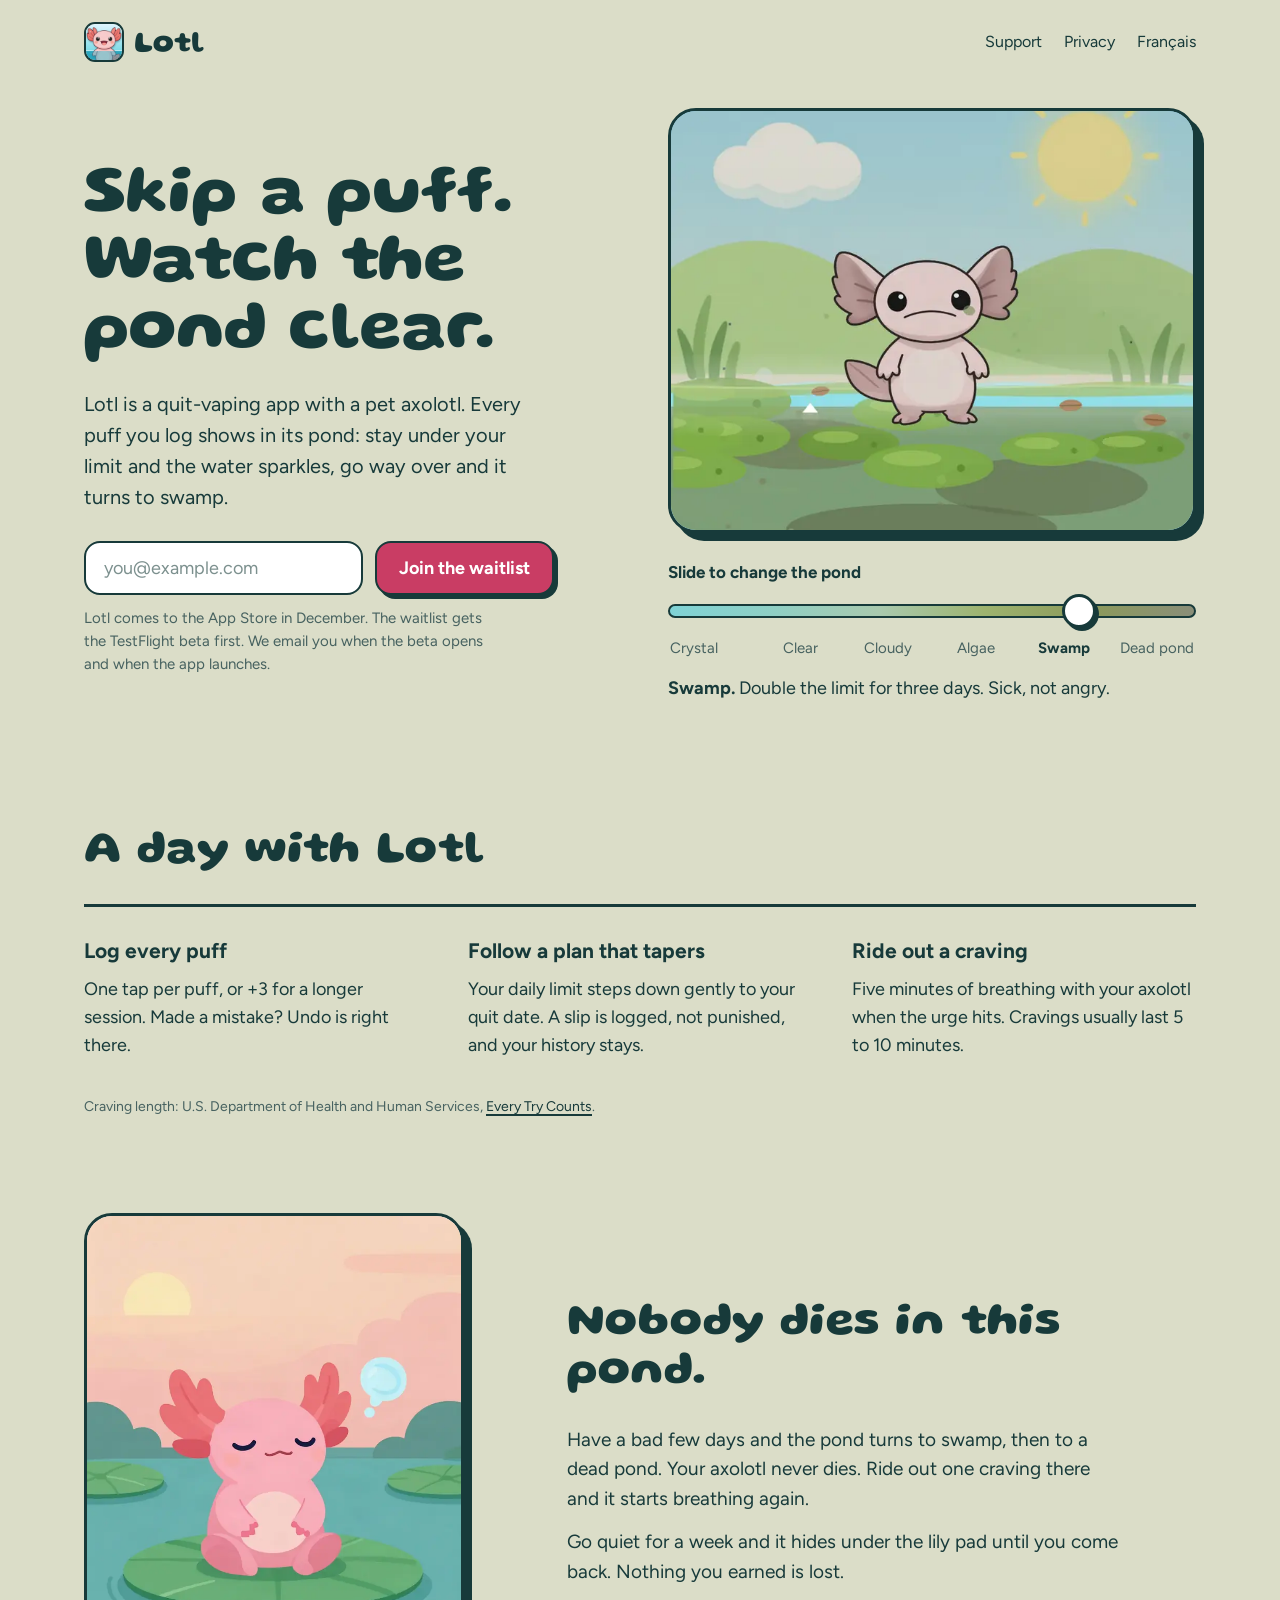
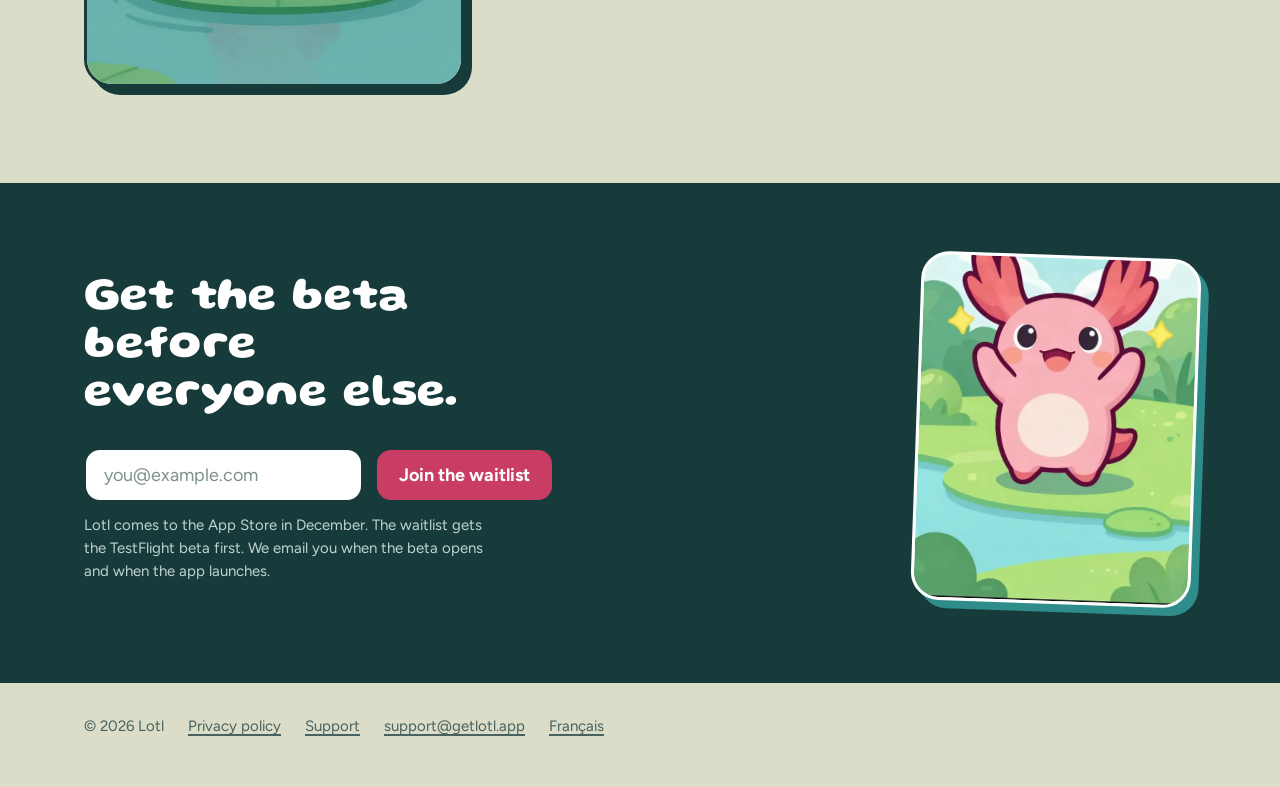
<file: index.html>
<!doctype html>
<html lang="en">
<head>
<meta charset="utf-8">
<meta name="viewport" content="width=device-width, initial-scale=1">
<title>Lotl: quit vaping with a pet axolotl</title>
<meta name="description" content="Lotl is a quit-vaping app with a pet axolotl. Log your puffs and its pond clears or clouds. Ride out cravings together. On the App Store in December.">
<link rel="alternate" hreflang="en" href="https://getlotl.app/">
<link rel="alternate" hreflang="fr" href="https://getlotl.app/fr/">
<meta property="og:type" content="website">
<meta property="og:url" content="https://getlotl.app/">
<meta property="og:title" content="Lotl: quit vaping with a pet axolotl">
<meta property="og:description" content="Lotl is a quit-vaping app with a pet axolotl. Log your puffs and its pond clears or clouds. Ride out cravings together. On the App Store in December.">
<meta property="og:image" content="https://getlotl.app/share.jpg">
<meta name="twitter:card" content="summary_large_image">
<meta name="theme-color" content="#E3F4F2">
<link rel="icon" href="/favicon.png" type="image/png">
<link rel="apple-touch-icon" href="/apple-touch-icon.png">
<link rel="preload" href="/gluten-latin-700-normal.woff2" as="font" type="font/woff2" crossorigin>
<link rel="stylesheet" href="/site.css">
<script>document.documentElement.className='js'</script>
</head>
<body>
<header class="top wrap"><a class="brand" href="/" aria-label="Lotl home"><img src="/icon-96.png" alt="" width="40" height="40"><span>Lotl</span></a><nav><a href="/support">Support</a><a href="/privacy" class="opt">Privacy</a><a href="/fr/" lang="fr" hreflang="fr">Français</a></nav></header>
<main>
<section class="hero wrap">
  <div class="copy">
    <h1>Skip a puff. Watch the pond clear.</h1>
    <div class="after">
      <p class="lede">Lotl is a quit-vaping app with a pet axolotl. Every puff you log shows in its pond: stay under your limit and the water sparkles, go way over and it turns to swamp.</p>
      <form class="signup" action="https://app.kit.com/forms/10209842/subscriptions" method="post" data-sv-form="10209842"><label class="sr" for="email1">Your email</label><input id="email1" type="email" name="email_address" required placeholder="you@example.com" autocomplete="email"><button type="submit">Join the waitlist</button></form>
      <p class="note">Lotl comes to the App Store in December. The waitlist gets the TestFlight beta first. We email you when the beta opens and when the app launches.</p>
    </div>
  </div>
  <div class="demo">
    <div class="pond sticker" id="pond"><img src="/crystal.webp" srcset="/crystal-720.webp 720w, /crystal.webp 1080w" sizes="(max-width: 900px) 92vw, 600px" width="1080" height="870" alt="The pond in the Lotl app at the Crystal stage" class="on"><img src="/clear.webp" srcset="/clear-720.webp 720w, /clear.webp 1080w" sizes="(max-width: 900px) 92vw, 600px" width="1080" height="870" alt="The pond in the Lotl app at the Clear stage" loading="eager"><img src="/cloudy.webp" srcset="/cloudy-720.webp 720w, /cloudy.webp 1080w" sizes="(max-width: 900px) 92vw, 600px" width="1080" height="870" alt="The pond in the Lotl app at the Cloudy stage" loading="eager"><img src="/algae.webp" srcset="/algae-720.webp 720w, /algae.webp 1080w" sizes="(max-width: 900px) 92vw, 600px" width="1080" height="870" alt="The pond in the Lotl app at the Algae stage" loading="eager"><img src="/swamp.webp" srcset="/swamp-720.webp 720w, /swamp.webp 1080w" sizes="(max-width: 900px) 92vw, 600px" width="1080" height="870" alt="The pond in the Lotl app at the Swamp stage" loading="eager"><img src="/dead.webp" srcset="/dead-720.webp 720w, /dead.webp 1080w" sizes="(max-width: 900px) 92vw, 600px" width="1080" height="870" alt="The pond in the Lotl app at the Dead pond stage" loading="eager"></div>
    <div class="dial">
      <label for="stage">Slide to change the pond</label>
      <input id="stage" type="range" min="0" max="5" step="1" value="0" aria-valuetext="Crystal">
      <ul class="stages"><li><button type="button" data-i="0" aria-pressed="true">Crystal</button></li><li><button type="button" data-i="1" aria-pressed="false">Clear</button></li><li><button type="button" data-i="2" aria-pressed="false">Cloudy</button></li><li><button type="button" data-i="3" aria-pressed="false">Algae</button></li><li><button type="button" data-i="4" aria-pressed="false">Swamp</button></li><li><button type="button" data-i="5" aria-pressed="false">Dead pond</button></li></ul>
      <p class="caption" id="caption" aria-live="polite"><b>Crystal.</b> Under your limit for days. The water sparkles.</p>
    </div>
  </div>
</section>

<section class="day wrap">
  <h2>A day with Lotl</h2>
  <ul><li><h3>Log every puff</h3><p>One tap per puff, or +3 for a longer session. Made a mistake? Undo is right there.</p></li><li><h3>Follow a plan that tapers</h3><p>Your daily limit steps down gently to your quit date. A slip is logged, not punished, and your history stays.</p></li><li><h3>Ride out a craving</h3><p>Five minutes of breathing with your axolotl when the urge hits. Cravings usually last 5 to 10 minutes.</p></li></ul>
  <p class="source">Craving length: U.S. Department of Health and Human Services, <a href="https://everytrycounts.betobaccofree.hhs.gov">Every Try Counts</a>.</p>
</section>

<section class="safe wrap">
  <div class="sticker"><img src="/breathe.webp" width="720" height="900" alt="A pink axolotl breathing calmly on a lily pad at sunset" loading="lazy"></div>
  <div><h2>Nobody dies in this pond.</h2><p>Have a bad few days and the pond turns to swamp, then to a dead pond. Your axolotl never dies. Ride out one craving there and it starts breathing again.</p><p>Go quiet for a week and it hides under the lily pad until you come back. Nothing you earned is lost.</p></div>
</section>

<section class="cta">
  <div class="wrap">
    <div>
      <h2>Get the beta before everyone else.</h2>
      <form class="signup" action="https://app.kit.com/forms/10209842/subscriptions" method="post" data-sv-form="10209842"><label class="sr" for="email2">Your email</label><input id="email2" type="email" name="email_address" required placeholder="you@example.com" autocomplete="email"><button type="submit">Join the waitlist</button></form>
      <p class="note">Lotl comes to the App Store in December. The waitlist gets the TestFlight beta first. We email you when the beta opens and when the app launches.</p>
    </div>
    <div class="sticker"><img src="/hero-cheer.webp" width="640" height="800" alt="A pink axolotl cheering with both arms up beside a clear pond" loading="lazy"></div>
  </div>
</section>
</main>
<footer class="foot wrap"><span>© 2026 Lotl</span><a href="/privacy">Privacy policy</a><a href="/support">Support</a><a href="mailto:support@getlotl.app">support@getlotl.app</a><a href="/fr/">Français</a></footer>
<script>
(() => {
  const D = {"names": ["Crystal", "Clear", "Cloudy", "Algae", "Swamp", "Dead pond"], "captions": ["Under your limit for days. The water sparkles.", "Following your plan. This is where most days sit.", "A little over, day after day. The water starts to cloud.", "Well over the limit. Algae forms and your axolotl gets tired.", "Double the limit for three days. Sick, not angry.", "Triple the limit. It still does not die: ride out one craving and it starts breathing again."], "page": ["#E3F4F2", "#E2F1EC", "#E2ECE3", "#DFE5D3", "#DBDDC8", "#D6D6C7"]};
  const range = document.getElementById('stage'), cap = document.getElementById('caption');
  const imgs = [...document.querySelectorAll('#pond img')], btns = [...document.querySelectorAll('.stages button')];
  let timer = null;
  const show = (i) => {
    imgs.forEach((im, k) => im.classList.toggle('on', k === i));
    btns.forEach((b, k) => b.setAttribute('aria-pressed', k === i ? 'true' : 'false'));
    range.value = i; range.setAttribute('aria-valuetext', D.names[i]);
    const b = document.createElement('b'); b.textContent = D.names[i] + '.';
    cap.replaceChildren(b, ' ' + D.captions[i]);
    document.documentElement.style.setProperty('--page', D.page[i]);
  };
  const stop = () => { if (timer) { clearInterval(timer); timer = null; } };
  range.addEventListener('input', () => { stop(); show(+range.value); });
  btns.forEach((b) => b.addEventListener('click', () => { stop(); show(+b.dataset.i); }));
  // One orchestrated moment: the pond starts as a swamp and clears once, unless motion is reduced.
  if (!matchMedia('(prefers-reduced-motion: reduce)').matches) {
    show(4);
    let i = 4;
    const start = () => { setTimeout(() => { timer = setInterval(() => { i -= 1; show(i); if (i === 0) stop(); }, 650); }, 900); };
    Promise.all(imgs.map((im) => im.complete ? 0 : new Promise((r) => { im.onload = im.onerror = r; }))).then(start);
  }
})();
</script>
</body>
</html>
</file>
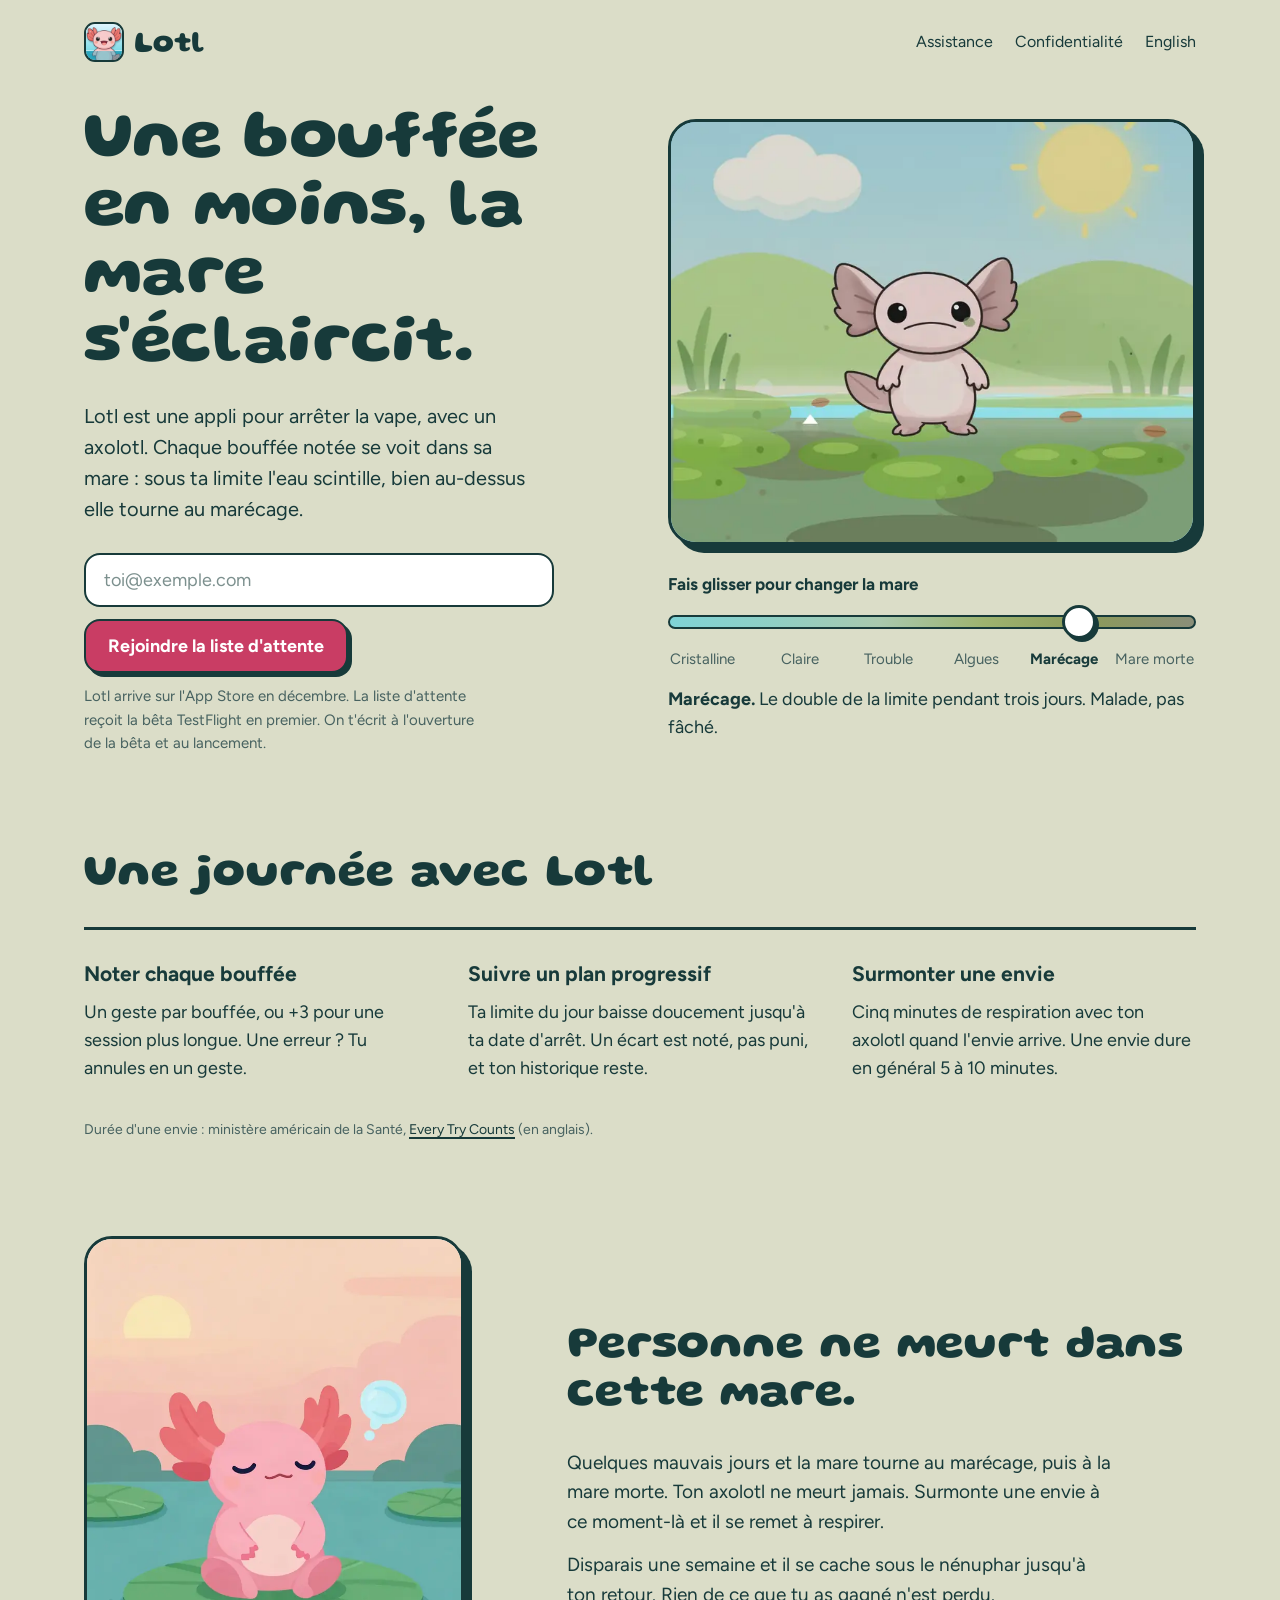
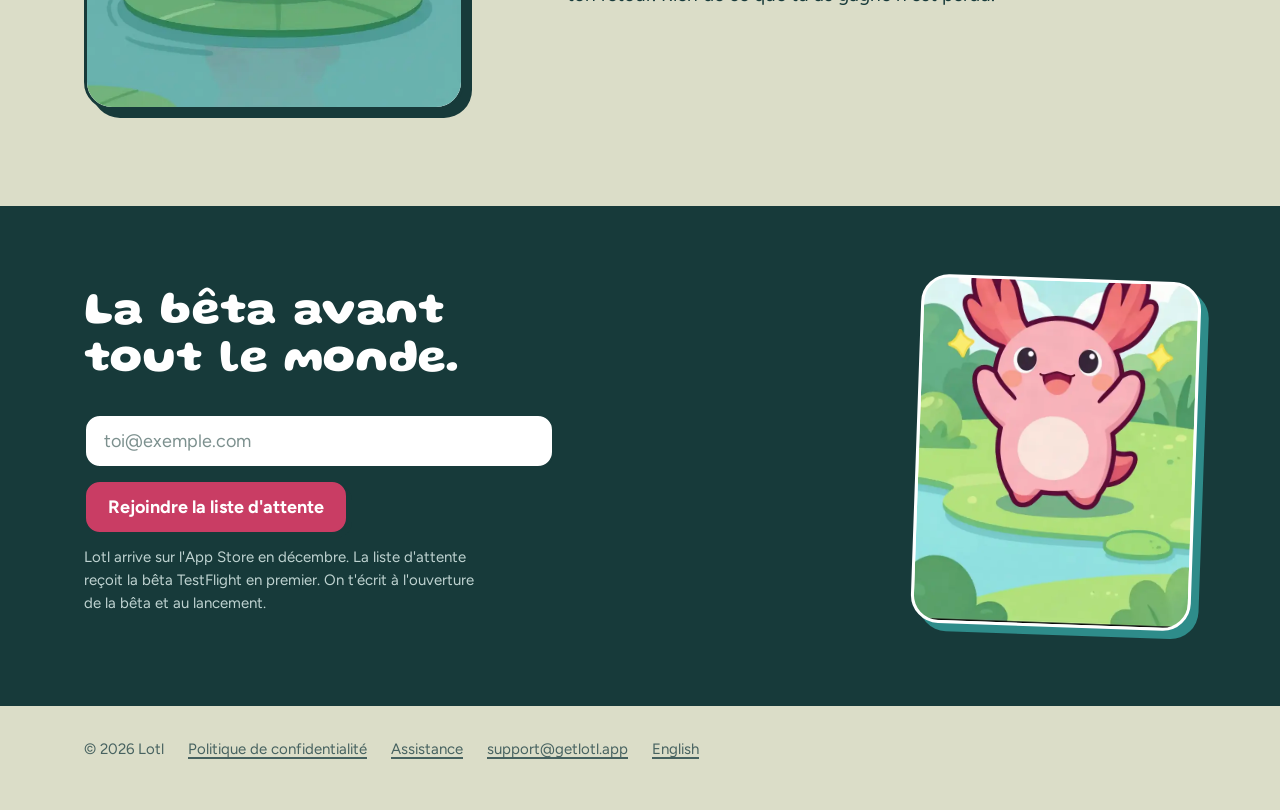
<file: fr/index.html>
<!doctype html>
<html lang="fr">
<head>
<meta charset="utf-8">
<meta name="viewport" content="width=device-width, initial-scale=1">
<title>Lotl : arrêter la vape avec un axolotl</title>
<meta name="description" content="Lotl est une appli pour arrêter la vape, avec un axolotl. Note tes bouffées et sa mare s&#x27;éclaircit ou se trouble. Surmonte tes envies avec lui. Sur l&#x27;App Store en décembre.">
<link rel="alternate" hreflang="en" href="https://getlotl.app/">
<link rel="alternate" hreflang="fr" href="https://getlotl.app/fr/">
<meta property="og:type" content="website">
<meta property="og:url" content="https://getlotl.app/fr/">
<meta property="og:title" content="Lotl : arrêter la vape avec un axolotl">
<meta property="og:description" content="Lotl est une appli pour arrêter la vape, avec un axolotl. Note tes bouffées et sa mare s&#x27;éclaircit ou se trouble. Surmonte tes envies avec lui. Sur l&#x27;App Store en décembre.">
<meta property="og:image" content="https://getlotl.app/share.jpg">
<meta name="twitter:card" content="summary_large_image">
<meta name="theme-color" content="#E3F4F2">
<link rel="icon" href="/favicon.png" type="image/png">
<link rel="apple-touch-icon" href="/apple-touch-icon.png">
<link rel="preload" href="/gluten-latin-700-normal.woff2" as="font" type="font/woff2" crossorigin>
<link rel="stylesheet" href="/site.css">
<script>document.documentElement.className='js'</script>
</head>
<body>
<header class="top wrap"><a class="brand" href="/fr/" aria-label="Accueil Lotl"><img src="/icon-96.png" alt="" width="40" height="40"><span>Lotl</span></a><nav><a href="/fr/support">Assistance</a><a href="/fr/privacy" class="opt">Confidentialité</a><a href="/" lang="en" hreflang="en">English</a></nav></header>
<main>
<section class="hero wrap">
  <div class="copy">
    <h1>Une bouffée en moins, la mare s&#x27;éclaircit.</h1>
    <div class="after">
      <p class="lede">Lotl est une appli pour arrêter la vape, avec un axolotl. Chaque bouffée notée se voit dans sa mare : sous ta limite l&#x27;eau scintille, bien au-dessus elle tourne au marécage.</p>
      <form class="signup" action="https://app.kit.com/forms/10209842/subscriptions" method="post" data-sv-form="10209842"><label class="sr" for="email1">Ton e-mail</label><input id="email1" type="email" name="email_address" required placeholder="toi@exemple.com" autocomplete="email"><button type="submit">Rejoindre la liste d&#x27;attente</button></form>
      <p class="note">Lotl arrive sur l&#x27;App Store en décembre. La liste d&#x27;attente reçoit la bêta TestFlight en premier. On t&#x27;écrit à l&#x27;ouverture de la bêta et au lancement.</p>
    </div>
  </div>
  <div class="demo">
    <div class="pond sticker" id="pond"><img src="/crystal.webp" srcset="/crystal-720.webp 720w, /crystal.webp 1080w" sizes="(max-width: 900px) 92vw, 600px" width="1080" height="870" alt="La mare de l&#x27;appli Lotl au stade Cristalline" class="on"><img src="/clear.webp" srcset="/clear-720.webp 720w, /clear.webp 1080w" sizes="(max-width: 900px) 92vw, 600px" width="1080" height="870" alt="La mare de l&#x27;appli Lotl au stade Claire" loading="eager"><img src="/cloudy.webp" srcset="/cloudy-720.webp 720w, /cloudy.webp 1080w" sizes="(max-width: 900px) 92vw, 600px" width="1080" height="870" alt="La mare de l&#x27;appli Lotl au stade Trouble" loading="eager"><img src="/algae.webp" srcset="/algae-720.webp 720w, /algae.webp 1080w" sizes="(max-width: 900px) 92vw, 600px" width="1080" height="870" alt="La mare de l&#x27;appli Lotl au stade Algues" loading="eager"><img src="/swamp.webp" srcset="/swamp-720.webp 720w, /swamp.webp 1080w" sizes="(max-width: 900px) 92vw, 600px" width="1080" height="870" alt="La mare de l&#x27;appli Lotl au stade Marécage" loading="eager"><img src="/dead.webp" srcset="/dead-720.webp 720w, /dead.webp 1080w" sizes="(max-width: 900px) 92vw, 600px" width="1080" height="870" alt="La mare de l&#x27;appli Lotl au stade Mare morte" loading="eager"></div>
    <div class="dial">
      <label for="stage">Fais glisser pour changer la mare</label>
      <input id="stage" type="range" min="0" max="5" step="1" value="0" aria-valuetext="Cristalline">
      <ul class="stages"><li><button type="button" data-i="0" aria-pressed="true">Cristalline</button></li><li><button type="button" data-i="1" aria-pressed="false">Claire</button></li><li><button type="button" data-i="2" aria-pressed="false">Trouble</button></li><li><button type="button" data-i="3" aria-pressed="false">Algues</button></li><li><button type="button" data-i="4" aria-pressed="false">Marécage</button></li><li><button type="button" data-i="5" aria-pressed="false">Mare morte</button></li></ul>
      <p class="caption" id="caption" aria-live="polite"><b>Cristalline.</b> Sous ta limite depuis plusieurs jours. L&#x27;eau scintille.</p>
    </div>
  </div>
</section>

<section class="day wrap">
  <h2>Une journée avec Lotl</h2>
  <ul><li><h3>Noter chaque bouffée</h3><p>Un geste par bouffée, ou +3 pour une session plus longue. Une erreur ? Tu annules en un geste.</p></li><li><h3>Suivre un plan progressif</h3><p>Ta limite du jour baisse doucement jusqu&#x27;à ta date d&#x27;arrêt. Un écart est noté, pas puni, et ton historique reste.</p></li><li><h3>Surmonter une envie</h3><p>Cinq minutes de respiration avec ton axolotl quand l&#x27;envie arrive. Une envie dure en général 5 à 10 minutes.</p></li></ul>
  <p class="source">Durée d'une envie : ministère américain de la Santé, <a href="https://everytrycounts.betobaccofree.hhs.gov">Every Try Counts</a> (en anglais).</p>
</section>

<section class="safe wrap">
  <div class="sticker"><img src="/breathe.webp" width="720" height="900" alt="Un axolotl rose qui respire calmement sur un nénuphar au coucher du soleil" loading="lazy"></div>
  <div><h2>Personne ne meurt dans cette mare.</h2><p>Quelques mauvais jours et la mare tourne au marécage, puis à la mare morte. Ton axolotl ne meurt jamais. Surmonte une envie à ce moment-là et il se remet à respirer.</p><p>Disparais une semaine et il se cache sous le nénuphar jusqu&#x27;à ton retour. Rien de ce que tu as gagné n&#x27;est perdu.</p></div>
</section>

<section class="cta">
  <div class="wrap">
    <div>
      <h2>La bêta avant tout le monde.</h2>
      <form class="signup" action="https://app.kit.com/forms/10209842/subscriptions" method="post" data-sv-form="10209842"><label class="sr" for="email2">Ton e-mail</label><input id="email2" type="email" name="email_address" required placeholder="toi@exemple.com" autocomplete="email"><button type="submit">Rejoindre la liste d&#x27;attente</button></form>
      <p class="note">Lotl arrive sur l&#x27;App Store en décembre. La liste d&#x27;attente reçoit la bêta TestFlight en premier. On t&#x27;écrit à l&#x27;ouverture de la bêta et au lancement.</p>
    </div>
    <div class="sticker"><img src="/hero-cheer.webp" width="640" height="800" alt="Un axolotl rose qui lève les bras de joie au bord d&#x27;une mare claire" loading="lazy"></div>
  </div>
</section>
</main>
<footer class="foot wrap"><span>© 2026 Lotl</span><a href="/fr/privacy">Politique de confidentialité</a><a href="/fr/support">Assistance</a><a href="mailto:support@getlotl.app">support@getlotl.app</a><a href="/">English</a></footer>
<script>
(() => {
  const D = {"names": ["Cristalline", "Claire", "Trouble", "Algues", "Marécage", "Mare morte"], "captions": ["Sous ta limite depuis plusieurs jours. L'eau scintille.", "Tu suis ton plan. C'est là que se passent la plupart des jours.", "Un peu au-dessus, jour après jour. L'eau commence à se troubler.", "Bien au-dessus de la limite. Les algues arrivent et ton axolotl fatigue.", "Le double de la limite pendant trois jours. Malade, pas fâché.", "Le triple de la limite. Il ne meurt pas pour autant : surmonte une envie et il se remet à respirer."], "page": ["#E3F4F2", "#E2F1EC", "#E2ECE3", "#DFE5D3", "#DBDDC8", "#D6D6C7"]};
  const range = document.getElementById('stage'), cap = document.getElementById('caption');
  const imgs = [...document.querySelectorAll('#pond img')], btns = [...document.querySelectorAll('.stages button')];
  let timer = null;
  const show = (i) => {
    imgs.forEach((im, k) => im.classList.toggle('on', k === i));
    btns.forEach((b, k) => b.setAttribute('aria-pressed', k === i ? 'true' : 'false'));
    range.value = i; range.setAttribute('aria-valuetext', D.names[i]);
    const b = document.createElement('b'); b.textContent = D.names[i] + '.';
    cap.replaceChildren(b, ' ' + D.captions[i]);
    document.documentElement.style.setProperty('--page', D.page[i]);
  };
  const stop = () => { if (timer) { clearInterval(timer); timer = null; } };
  range.addEventListener('input', () => { stop(); show(+range.value); });
  btns.forEach((b) => b.addEventListener('click', () => { stop(); show(+b.dataset.i); }));
  // One orchestrated moment: the pond starts as a swamp and clears once, unless motion is reduced.
  if (!matchMedia('(prefers-reduced-motion: reduce)').matches) {
    show(4);
    let i = 4;
    const start = () => { setTimeout(() => { timer = setInterval(() => { i -= 1; show(i); if (i === 0) stop(); }, 650); }, 900); };
    Promise.all(imgs.map((im) => im.complete ? 0 : new Promise((r) => { im.onload = im.onerror = r; }))).then(start);
  }
})();
</script>
</body>
</html>
</file>
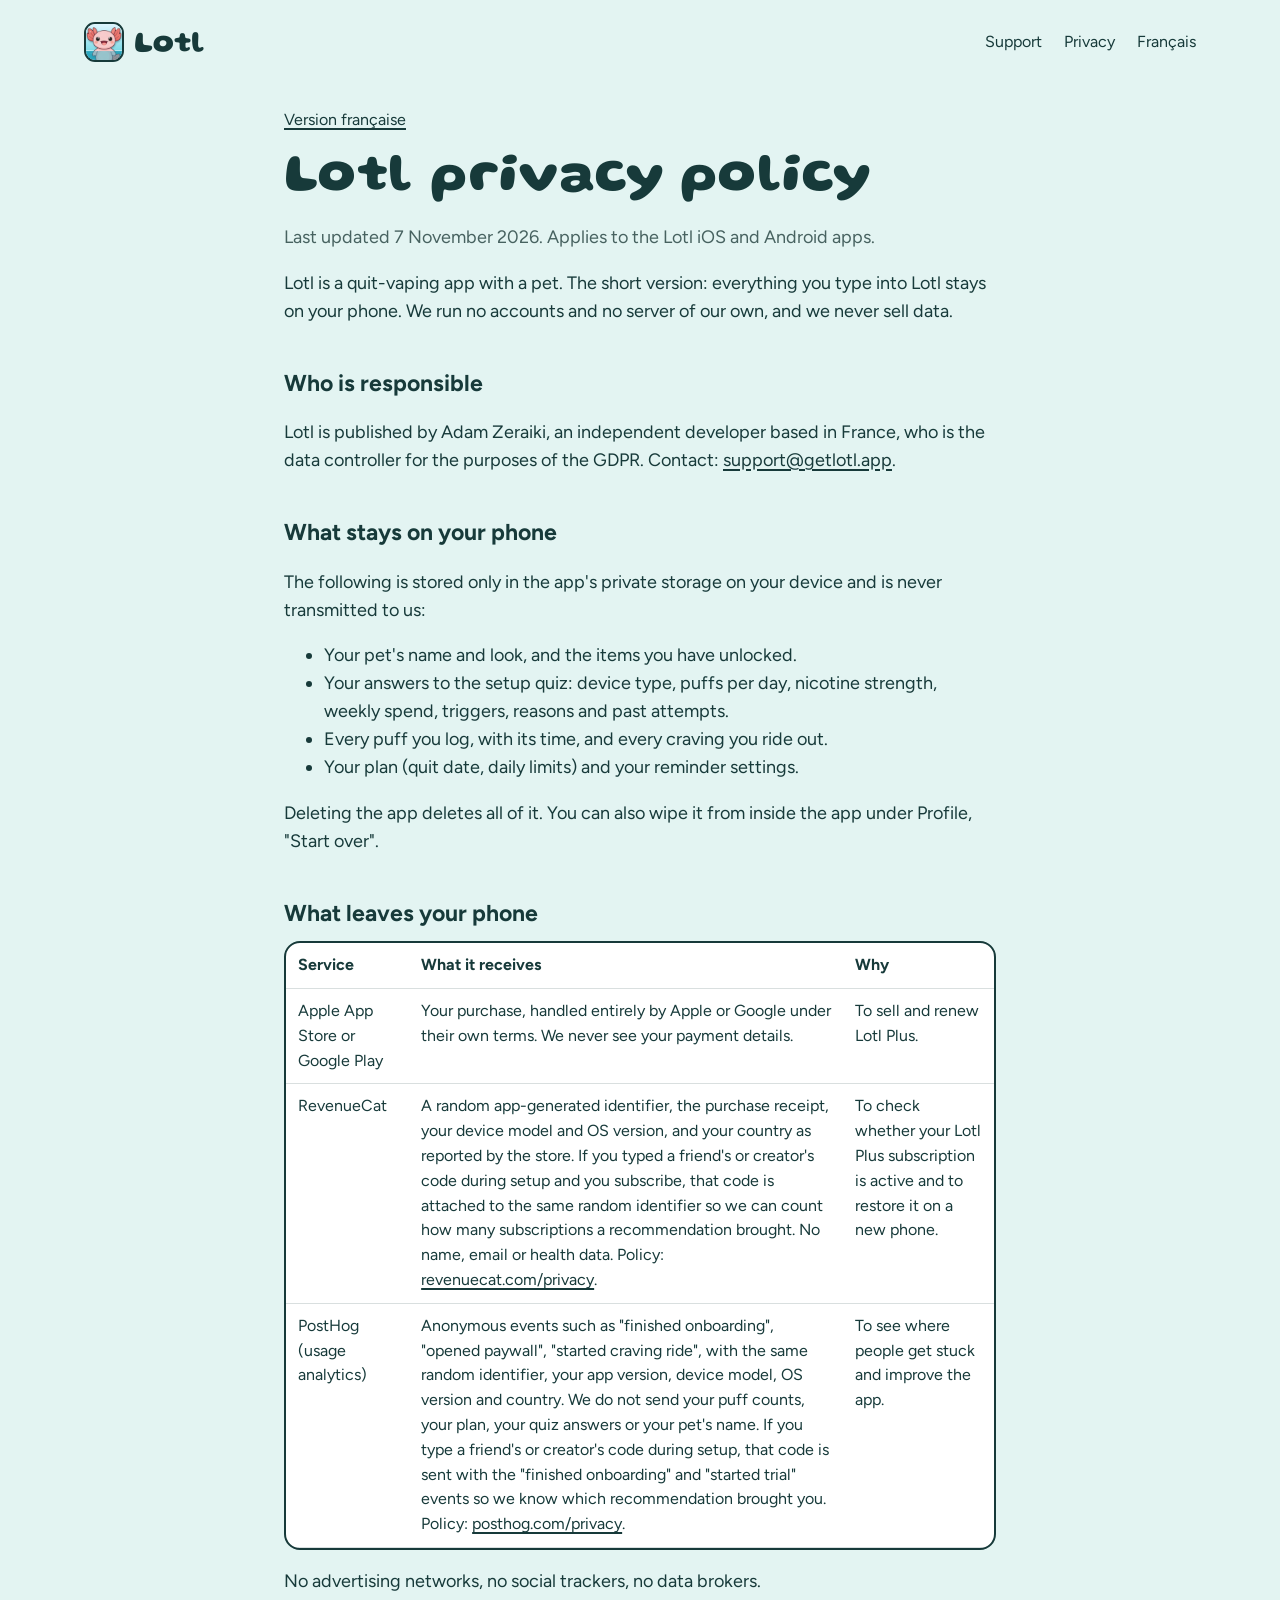
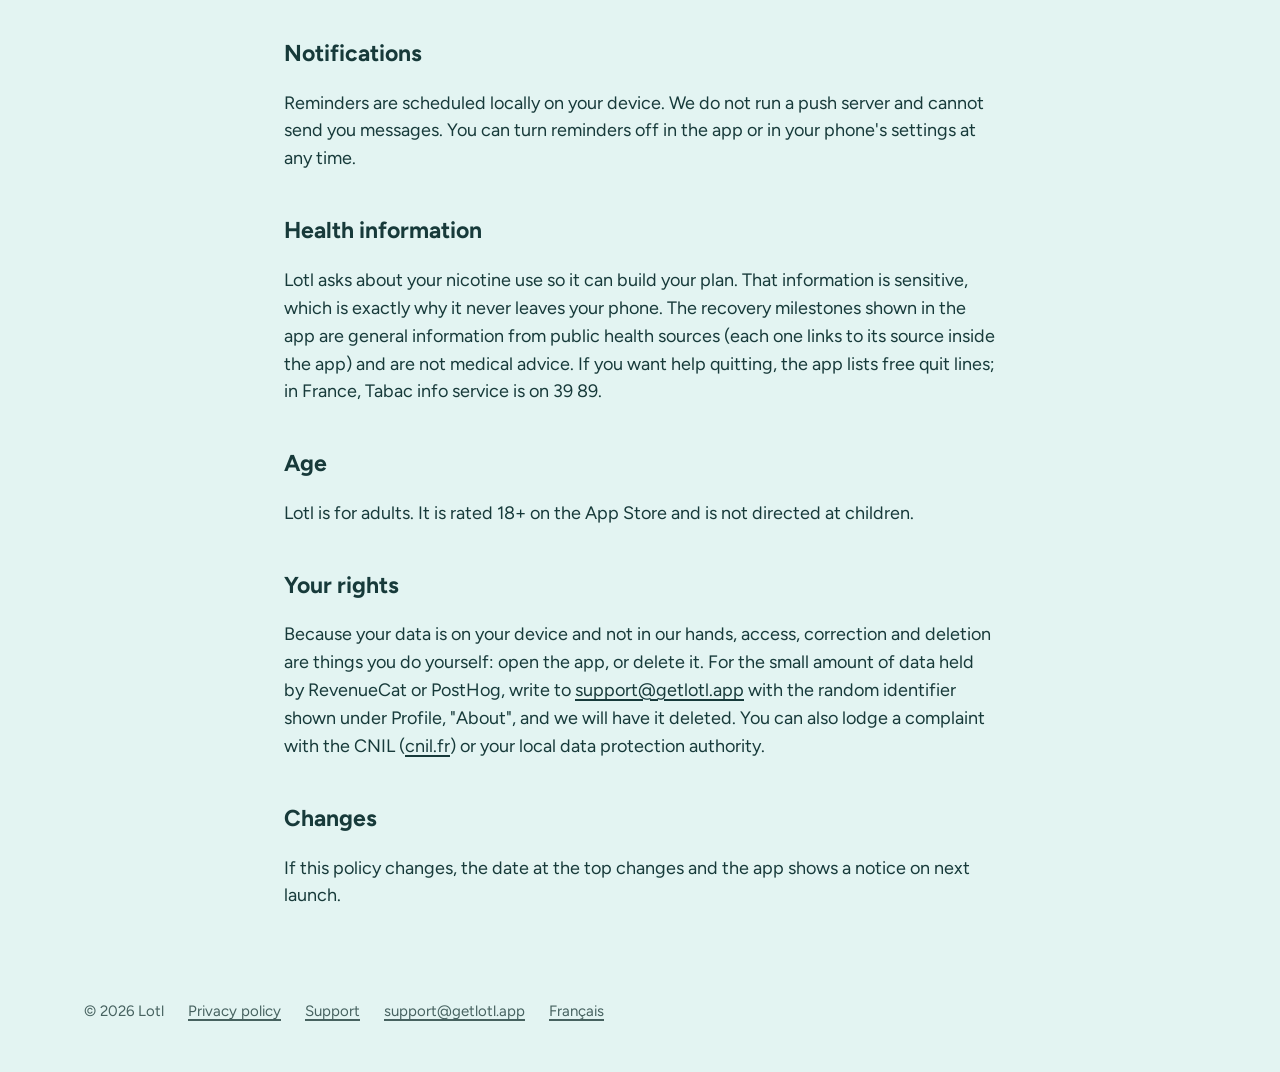
<file: privacy.html>
<!doctype html>
<html lang="en">
<head>
<meta charset="utf-8">
<meta name="viewport" content="width=device-width, initial-scale=1">
<title>Lotl privacy policy</title>
<meta name="description" content="What Lotl stores, what leaves your phone, and your rights.">
<link rel="icon" href="/favicon.png" type="image/png">
<link rel="apple-touch-icon" href="/apple-touch-icon.png">
<meta name="theme-color" content="#E3F4F2">
<link rel="stylesheet" href="/site.css">
</head>
<body>
<header class="top wrap"><a class="brand" href="/" aria-label="Lotl home"><img src="/icon-96.png" alt="" width="40" height="40"><span>Lotl</span></a><nav><a href="/support">Support</a><a href="/privacy" class="opt">Privacy</a><a href="/fr/" lang="fr" hreflang="fr">Français</a></nav></header>
<main class="doc wrap">
  <p class="lang"><a href="/fr/privacy">Version française</a></p>
  <h1>Lotl privacy policy</h1>
  <p class="meta">Last updated 7 November 2026. Applies to the Lotl iOS and Android apps.</p>

  <p>Lotl is a quit-vaping app with a pet. The short version: everything you type into Lotl stays on your phone. We run no accounts and no server of our own, and we never sell data.</p>

  <h2>Who is responsible</h2>
  <p>Lotl is published by Adam Zeraiki, an independent developer based in France, who is the data controller for the purposes of the GDPR. Contact: <a href="mailto:support@getlotl.app">support@getlotl.app</a>.</p>

  <h2>What stays on your phone</h2>
  <p>The following is stored only in the app's private storage on your device and is never transmitted to us:</p>
  <ul>
    <li>Your pet's name and look, and the items you have unlocked.</li>
    <li>Your answers to the setup quiz: device type, puffs per day, nicotine strength, weekly spend, triggers, reasons and past attempts.</li>
    <li>Every puff you log, with its time, and every craving you ride out.</li>
    <li>Your plan (quit date, daily limits) and your reminder settings.</li>
  </ul>
  <p>Deleting the app deletes all of it. You can also wipe it from inside the app under Profile, "Start over".</p>

  <h2>What leaves your phone</h2>
  <table>
    <tr><th>Service</th><th>What it receives</th><th>Why</th></tr>
    <tr>
      <td>Apple App Store or Google Play</td>
      <td>Your purchase, handled entirely by Apple or Google under their own terms. We never see your payment details.</td>
      <td>To sell and renew Lotl Plus.</td>
    </tr>
    <tr>
      <td>RevenueCat</td>
      <td>A random app-generated identifier, the purchase receipt, your device model and OS version, and your country as reported by the store. If you typed a friend's or creator's code during setup and you subscribe, that code is attached to the same random identifier so we can count how many subscriptions a recommendation brought. No name, email or health data. Policy: <a href="https://www.revenuecat.com/privacy">revenuecat.com/privacy</a>.</td>
      <td>To check whether your Lotl Plus subscription is active and to restore it on a new phone.</td>
    </tr>
    <tr>
      <td>PostHog (usage analytics)</td>
      <td>Anonymous events such as "finished onboarding", "opened paywall", "started craving ride", with the same random identifier, your app version, device model, OS version and country. We do not send your puff counts, your plan, your quiz answers or your pet's name. If you type a friend's or creator's code during setup, that code is sent with the "finished onboarding" and "started trial" events so we know which recommendation brought you. Policy: <a href="https://posthog.com/privacy">posthog.com/privacy</a>.</td>
      <td>To see where people get stuck and improve the app.</td>
    </tr>
  </table>
  <p>No advertising networks, no social trackers, no data brokers.</p>

  <h2>Notifications</h2>
  <p>Reminders are scheduled locally on your device. We do not run a push server and cannot send you messages. You can turn reminders off in the app or in your phone's settings at any time.</p>

  <h2>Health information</h2>
  <p>Lotl asks about your nicotine use so it can build your plan. That information is sensitive, which is exactly why it never leaves your phone. The recovery milestones shown in the app are general information from public health sources (each one links to its source inside the app) and are not medical advice. If you want help quitting, the app lists free quit lines; in France, Tabac info service is on 39 89.</p>

  <h2>Age</h2>
  <p>Lotl is for adults. It is rated 18+ on the App Store and is not directed at children.</p>

  <h2>Your rights</h2>
  <p>Because your data is on your device and not in our hands, access, correction and deletion are things you do yourself: open the app, or delete it. For the small amount of data held by RevenueCat or PostHog, write to <a href="mailto:support@getlotl.app">support@getlotl.app</a> with the random identifier shown under Profile, "About", and we will have it deleted. You can also lodge a complaint with the CNIL (<a href="https://www.cnil.fr">cnil.fr</a>) or your local data protection authority.</p>

  <h2>Changes</h2>
  <p>If this policy changes, the date at the top changes and the app shows a notice on next launch.</p>
</main>
<footer class="foot wrap"><span>© 2026 Lotl</span><a href="/privacy">Privacy policy</a><a href="/support">Support</a><a href="mailto:support@getlotl.app">support@getlotl.app</a><a href="/fr/">Français</a></footer>
</body>
</html>
</file>
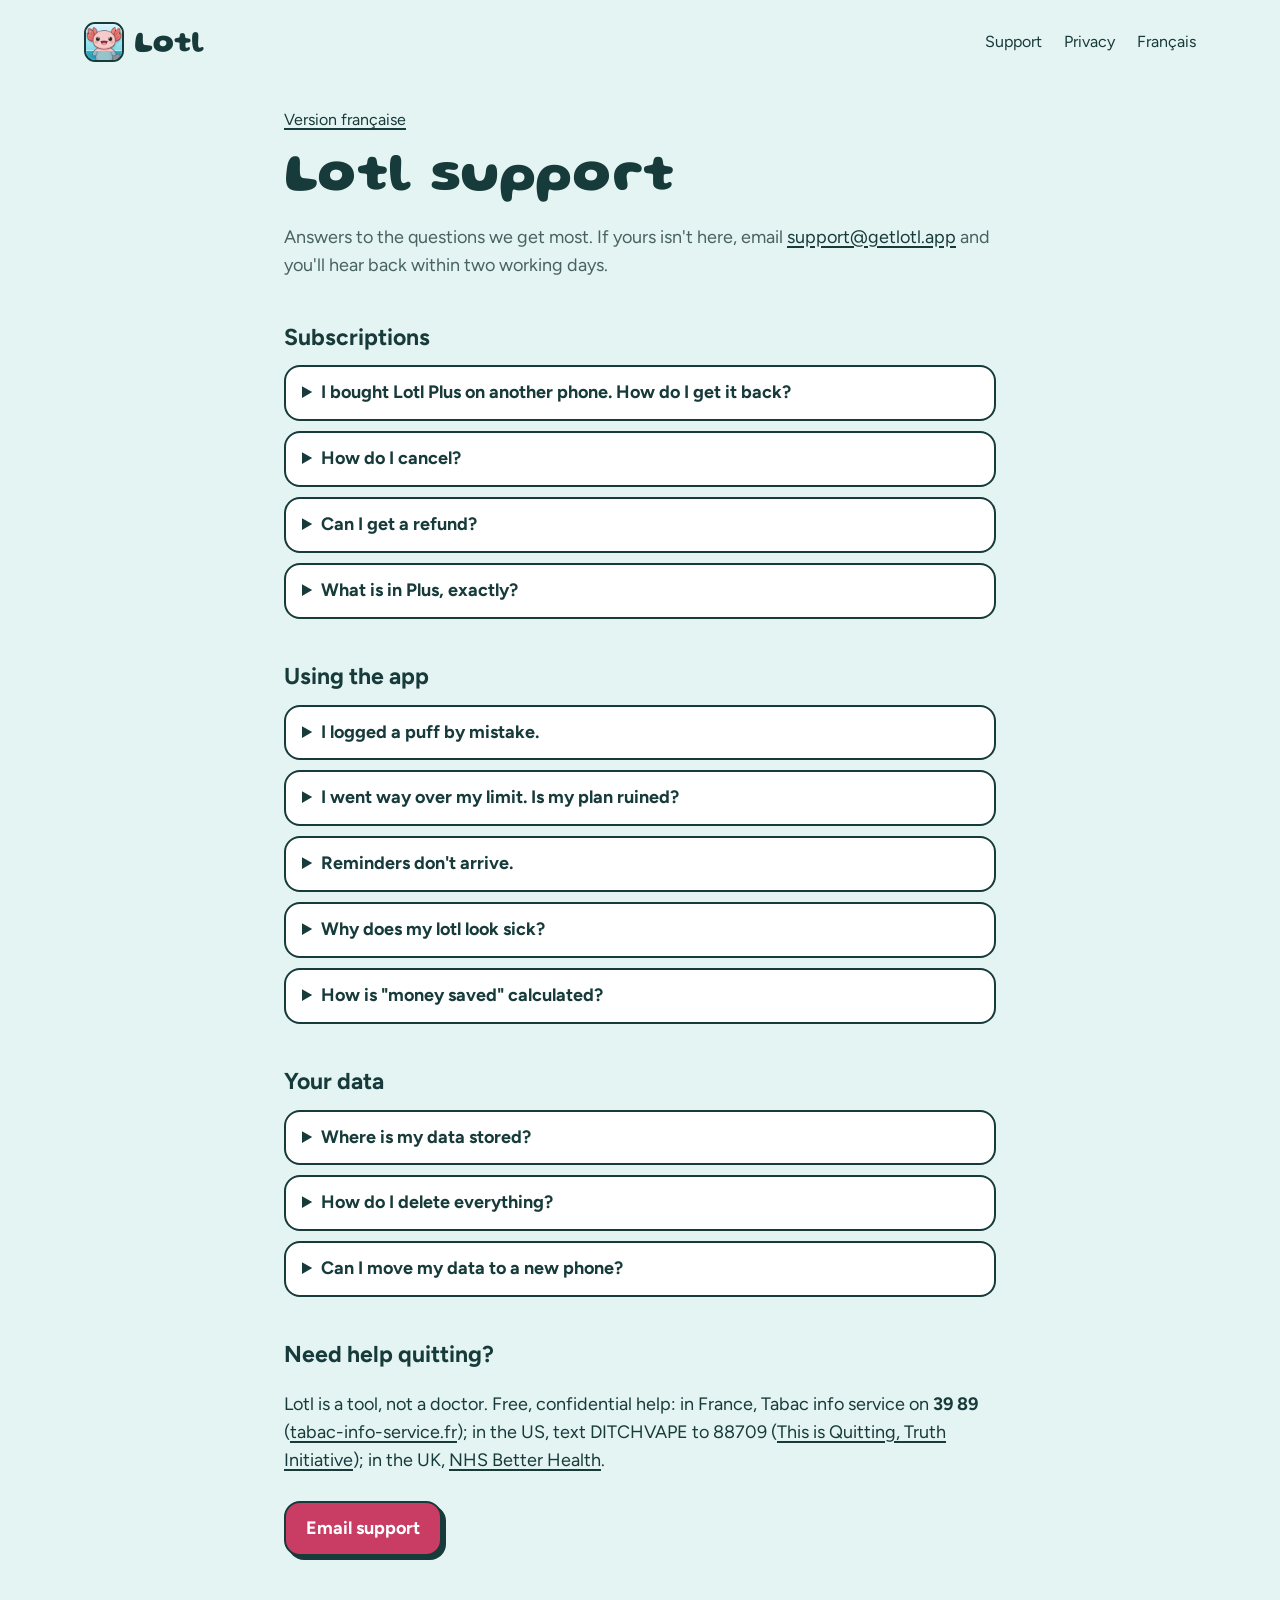
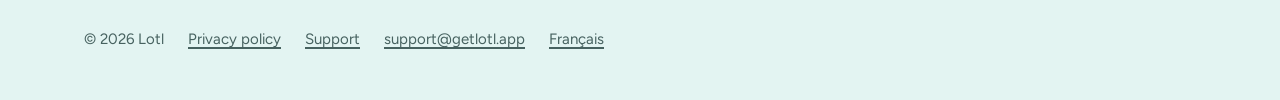
<file: support.html>
<!doctype html>
<html lang="en">
<head>
<meta charset="utf-8">
<meta name="viewport" content="width=device-width, initial-scale=1">
<title>Lotl support</title>
<meta name="description" content="Help with Lotl: subscriptions, restoring purchases, reminders, data.">
<link rel="icon" href="/favicon.png" type="image/png">
<link rel="apple-touch-icon" href="/apple-touch-icon.png">
<meta name="theme-color" content="#E3F4F2">
<link rel="stylesheet" href="/site.css">
</head>
<body>
<header class="top wrap"><a class="brand" href="/" aria-label="Lotl home"><img src="/icon-96.png" alt="" width="40" height="40"><span>Lotl</span></a><nav><a href="/support">Support</a><a href="/privacy" class="opt">Privacy</a><a href="/fr/" lang="fr" hreflang="fr">Français</a></nav></header>
<main class="doc wrap">
  <p class="lang"><a href="/fr/support">Version française</a></p>
  <h1>Lotl support</h1>
  <p class="meta">Answers to the questions we get most. If yours isn't here, email <a href="mailto:support@getlotl.app">support@getlotl.app</a> and you'll hear back within two working days.</p>

  <h2>Subscriptions</h2>
  <details><summary>I bought Lotl Plus on another phone. How do I get it back?</summary>
    <p>Open Lotl, go to Profile and tap "Restore purchases". Make sure the phone is signed in with the same Apple ID or Google account that made the purchase. If it still doesn't show, email us the random identifier under Profile, "About".</p></details>
  <details><summary>How do I cancel?</summary>
    <p>Subscriptions are managed by Apple or Google, not by us. iPhone: Settings, your name, Subscriptions, Lotl Plus, Cancel. Android: Play Store, your profile, Payments and subscriptions, Subscriptions, Lotl, Cancel. Cancelling during the free trial means you are never charged. You keep Plus until the end of the period you paid for.</p></details>
  <details><summary>Can I get a refund?</summary>
    <p>Refunds are issued by Apple or Google. iPhone: <a href="https://reportaproblem.apple.com">reportaproblem.apple.com</a>. Android: request it from your Play Store order history. We cannot issue refunds directly because we never hold your payment.</p></details>
  <details><summary>What is in Plus, exactly?</summary>
    <p>Adaptive re-planning when you slip, trigger and peak-hour insights, smart reminders timed to your usual vaping hours, and every cosmetic in the shop. Logging, the plan, craving rides and the basic shop are free and stay free.</p></details>

  <h2>Using the app</h2>
  <details><summary>I logged a puff by mistake.</summary>
    <p>Tap "Undo last puff" under the ring on the home screen. For older days, go to Progress, "Edit days", and set the right number.</p></details>
  <details><summary>I went way over my limit. Is my plan ruined?</summary>
    <p>No. Lotl counts today's slip and carries on with tomorrow's limit. If you want the plan to re-adjust from today, open Profile, "Adjust plan". Your history is never erased.</p></details>
  <details><summary>Reminders don't arrive.</summary>
    <p>Check that notifications are allowed for Lotl in your phone's settings, that Focus or Do Not Disturb isn't silencing them, and that reminders are switched on under Profile, "Reminders". Reminders are scheduled on the phone itself, so they also stop if the app has been force-closed on some Android phones with aggressive battery saving.</p></details>
  <details><summary>Why does my lotl look sick?</summary>
    <p>The pet follows the pond, and the pond follows your logging. Several days over limit in a row make the water murky and the lotl pale. One good day starts clearing it, and a craving ridden out clears it faster.</p></details>
  <details><summary>How is "money saved" calculated?</summary>
    <p>From the weekly spend you entered at setup, spread over each day and compared with what you actually logged. "Nicotine avoided" uses an average of 0.0035 ml of liquid per puff, which is an estimate; the app says so next to the number.</p></details>

  <h2>Your data</h2>
  <details><summary>Where is my data stored?</summary>
    <p>On your phone only. There is no account and no Lotl server. See the <a href="/privacy">privacy policy</a> for the two services that receive anonymous data (RevenueCat for purchases, PostHog for usage events).</p></details>
  <details><summary>How do I delete everything?</summary>
    <p>Profile, "Start over" wipes all data inside the app. Deleting the app does the same. Email us if you also want the anonymous records at RevenueCat or PostHog removed.</p></details>
  <details><summary>Can I move my data to a new phone?</summary>
    <p>Not yet. Your Plus subscription restores on the new phone, but logs stay on the old one. Sync is on the roadmap.</p></details>

  <h2>Need help quitting?</h2>
  <p>Lotl is a tool, not a doctor. Free, confidential help: in France, Tabac info service on <strong>39 89</strong> (<a href="https://www.tabac-info-service.fr/">tabac-info-service.fr</a>); in the US, text DITCHVAPE to 88709 (<a href="https://truthinitiative.org/research-resources/quitting-smoking-vaping/new-study-quit-vaping-program-quitting-also-helps">This is Quitting, Truth Initiative</a>); in the UK, <a href="https://www.nhs.uk/better-health/quit-smoking/">NHS Better Health</a>.</p>

  <a class="btn" href="mailto:support@getlotl.app">Email support</a>
</main>
<footer class="foot wrap"><span>© 2026 Lotl</span><a href="/privacy">Privacy policy</a><a href="/support">Support</a><a href="mailto:support@getlotl.app">support@getlotl.app</a><a href="/fr/">Français</a></footer>
</body>
</html>
</file>
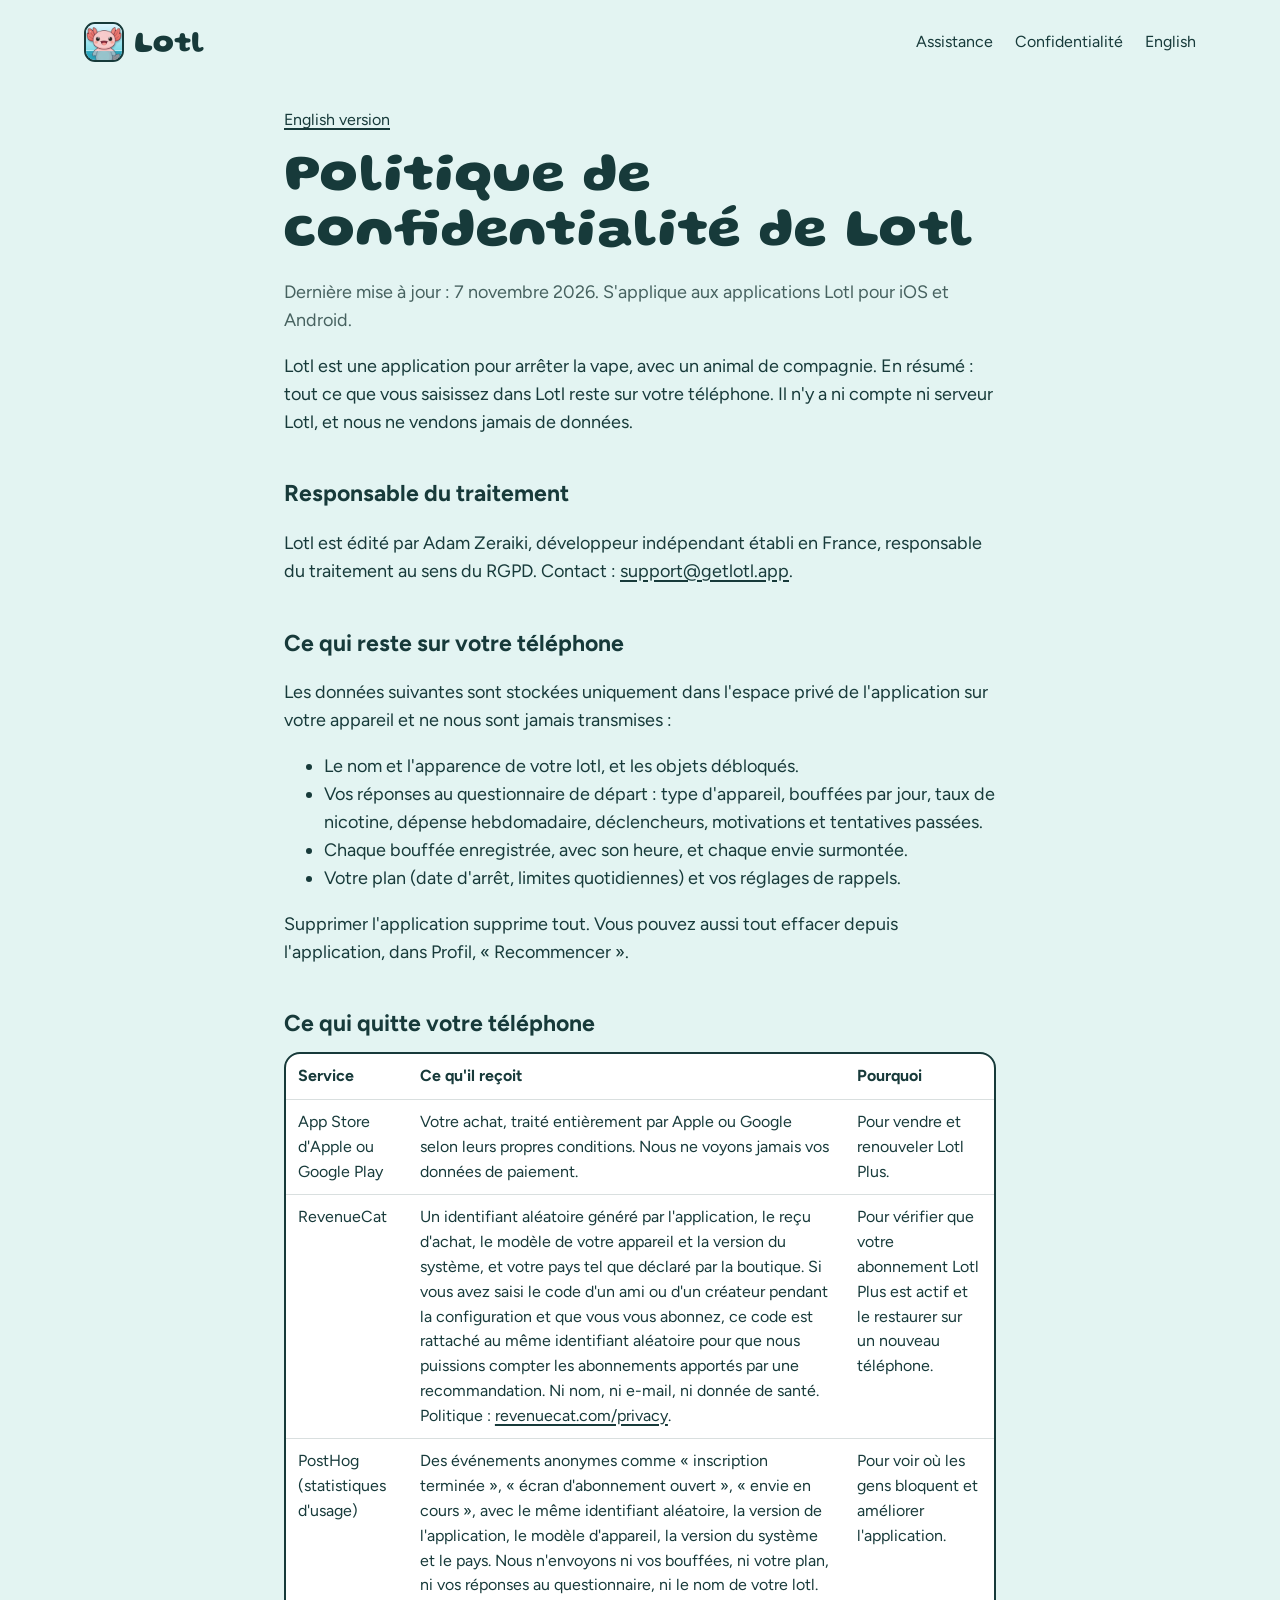
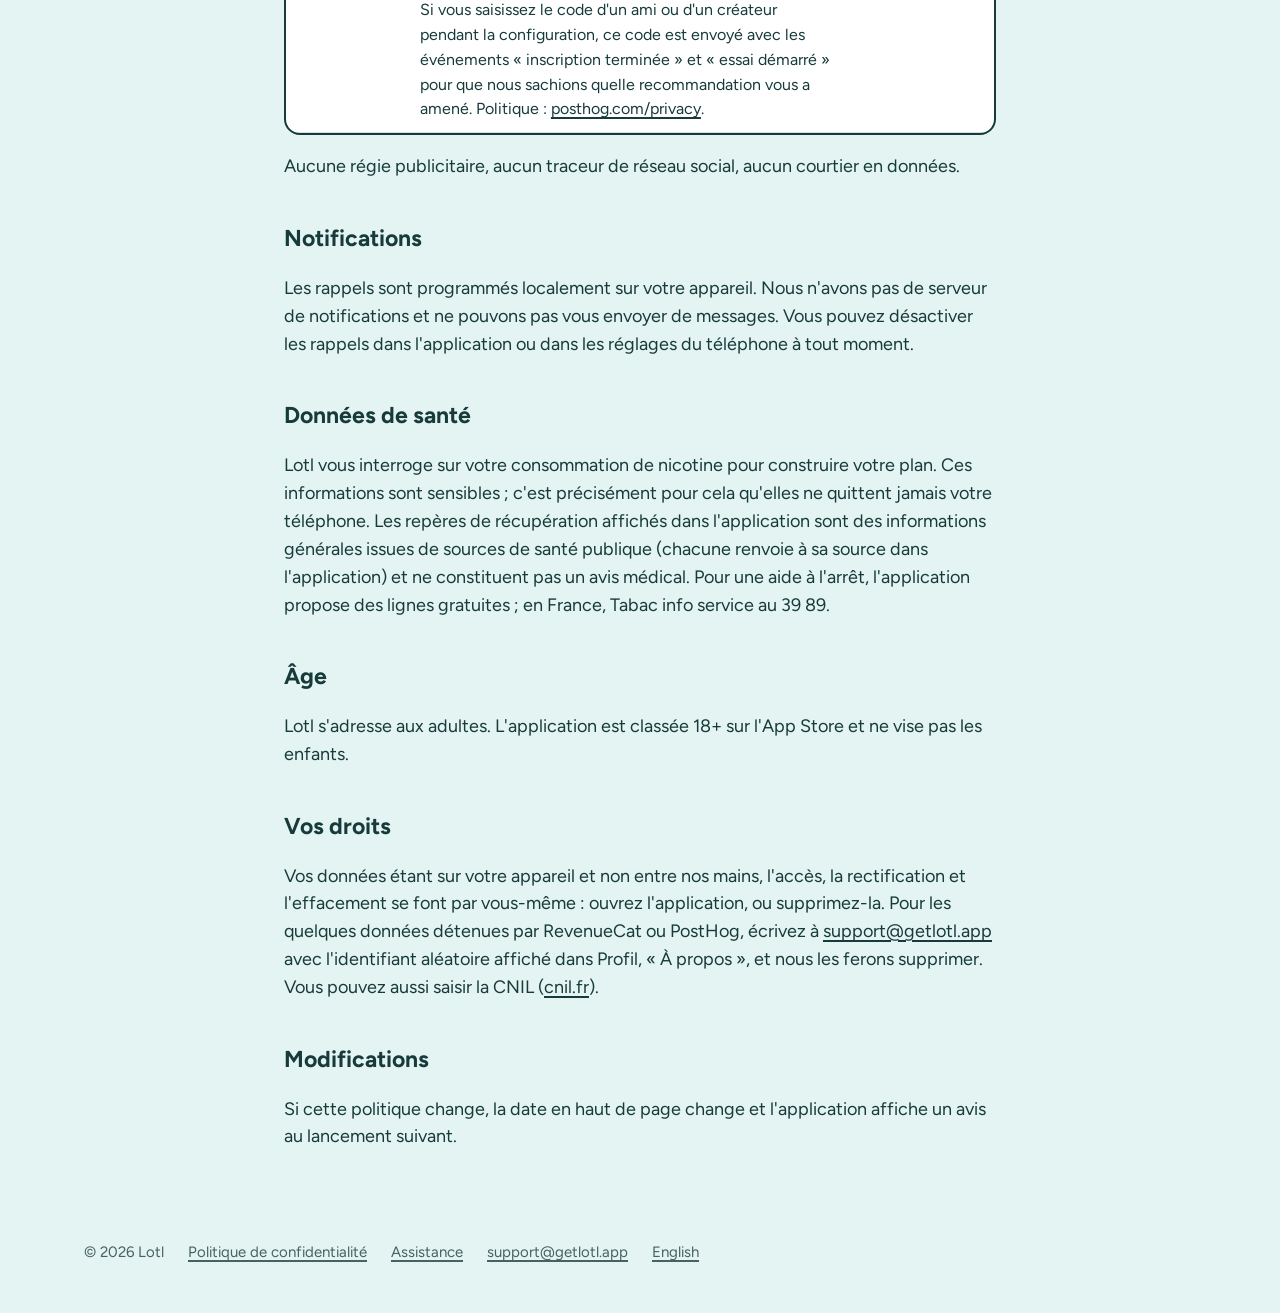
<file: fr/privacy.html>
<!doctype html>
<html lang="fr">
<head>
<meta charset="utf-8">
<meta name="viewport" content="width=device-width, initial-scale=1">
<title>Politique de confidentialité de Lotl</title>
<meta name="description" content="Ce que Lotl enregistre, ce qui quitte votre téléphone, et vos droits.">
<link rel="icon" href="/favicon.png" type="image/png">
<link rel="apple-touch-icon" href="/apple-touch-icon.png">
<meta name="theme-color" content="#E3F4F2">
<link rel="stylesheet" href="/site.css">
</head>
<body>
<header class="top wrap"><a class="brand" href="/fr/" aria-label="Accueil Lotl"><img src="/icon-96.png" alt="" width="40" height="40"><span>Lotl</span></a><nav><a href="/fr/support">Assistance</a><a href="/fr/privacy" class="opt">Confidentialité</a><a href="/" lang="en" hreflang="en">English</a></nav></header>
<main class="doc wrap">
  <p class="lang"><a href="/privacy">English version</a></p>
  <h1>Politique de confidentialité de Lotl</h1>
  <p class="meta">Dernière mise à jour : 7 novembre 2026. S'applique aux applications Lotl pour iOS et Android.</p>

  <p>Lotl est une application pour arrêter la vape, avec un animal de compagnie. En résumé : tout ce que vous saisissez dans Lotl reste sur votre téléphone. Il n'y a ni compte ni serveur Lotl, et nous ne vendons jamais de données.</p>

  <h2>Responsable du traitement</h2>
  <p>Lotl est édité par Adam Zeraiki, développeur indépendant établi en France, responsable du traitement au sens du RGPD. Contact : <a href="mailto:support@getlotl.app">support@getlotl.app</a>.</p>

  <h2>Ce qui reste sur votre téléphone</h2>
  <p>Les données suivantes sont stockées uniquement dans l'espace privé de l'application sur votre appareil et ne nous sont jamais transmises :</p>
  <ul>
    <li>Le nom et l'apparence de votre lotl, et les objets débloqués.</li>
    <li>Vos réponses au questionnaire de départ : type d'appareil, bouffées par jour, taux de nicotine, dépense hebdomadaire, déclencheurs, motivations et tentatives passées.</li>
    <li>Chaque bouffée enregistrée, avec son heure, et chaque envie surmontée.</li>
    <li>Votre plan (date d'arrêt, limites quotidiennes) et vos réglages de rappels.</li>
  </ul>
  <p>Supprimer l'application supprime tout. Vous pouvez aussi tout effacer depuis l'application, dans Profil, « Recommencer ».</p>

  <h2>Ce qui quitte votre téléphone</h2>
  <table>
    <tr><th>Service</th><th>Ce qu'il reçoit</th><th>Pourquoi</th></tr>
    <tr>
      <td>App Store d'Apple ou Google Play</td>
      <td>Votre achat, traité entièrement par Apple ou Google selon leurs propres conditions. Nous ne voyons jamais vos données de paiement.</td>
      <td>Pour vendre et renouveler Lotl Plus.</td>
    </tr>
    <tr>
      <td>RevenueCat</td>
      <td>Un identifiant aléatoire généré par l'application, le reçu d'achat, le modèle de votre appareil et la version du système, et votre pays tel que déclaré par la boutique. Si vous avez saisi le code d'un ami ou d'un créateur pendant la configuration et que vous vous abonnez, ce code est rattaché au même identifiant aléatoire pour que nous puissions compter les abonnements apportés par une recommandation. Ni nom, ni e-mail, ni donnée de santé. Politique : <a href="https://www.revenuecat.com/privacy">revenuecat.com/privacy</a>.</td>
      <td>Pour vérifier que votre abonnement Lotl Plus est actif et le restaurer sur un nouveau téléphone.</td>
    </tr>
    <tr>
      <td>PostHog (statistiques d'usage)</td>
      <td>Des événements anonymes comme « inscription terminée », « écran d'abonnement ouvert », « envie en cours », avec le même identifiant aléatoire, la version de l'application, le modèle d'appareil, la version du système et le pays. Nous n'envoyons ni vos bouffées, ni votre plan, ni vos réponses au questionnaire, ni le nom de votre lotl. Si vous saisissez le code d'un ami ou d'un créateur pendant la configuration, ce code est envoyé avec les événements « inscription terminée » et « essai démarré » pour que nous sachions quelle recommandation vous a amené. Politique : <a href="https://posthog.com/privacy">posthog.com/privacy</a>.</td>
      <td>Pour voir où les gens bloquent et améliorer l'application.</td>
    </tr>
  </table>
  <p>Aucune régie publicitaire, aucun traceur de réseau social, aucun courtier en données.</p>

  <h2>Notifications</h2>
  <p>Les rappels sont programmés localement sur votre appareil. Nous n'avons pas de serveur de notifications et ne pouvons pas vous envoyer de messages. Vous pouvez désactiver les rappels dans l'application ou dans les réglages du téléphone à tout moment.</p>

  <h2>Données de santé</h2>
  <p>Lotl vous interroge sur votre consommation de nicotine pour construire votre plan. Ces informations sont sensibles ; c'est précisément pour cela qu'elles ne quittent jamais votre téléphone. Les repères de récupération affichés dans l'application sont des informations générales issues de sources de santé publique (chacune renvoie à sa source dans l'application) et ne constituent pas un avis médical. Pour une aide à l'arrêt, l'application propose des lignes gratuites ; en France, Tabac info service au 39 89.</p>

  <h2>Âge</h2>
  <p>Lotl s'adresse aux adultes. L'application est classée 18+ sur l'App Store et ne vise pas les enfants.</p>

  <h2>Vos droits</h2>
  <p>Vos données étant sur votre appareil et non entre nos mains, l'accès, la rectification et l'effacement se font par vous-même : ouvrez l'application, ou supprimez-la. Pour les quelques données détenues par RevenueCat ou PostHog, écrivez à <a href="mailto:support@getlotl.app">support@getlotl.app</a> avec l'identifiant aléatoire affiché dans Profil, « À propos », et nous les ferons supprimer. Vous pouvez aussi saisir la CNIL (<a href="https://www.cnil.fr">cnil.fr</a>).</p>

  <h2>Modifications</h2>
  <p>Si cette politique change, la date en haut de page change et l'application affiche un avis au lancement suivant.</p>
</main>
<footer class="foot wrap"><span>© 2026 Lotl</span><a href="/fr/privacy">Politique de confidentialité</a><a href="/fr/support">Assistance</a><a href="mailto:support@getlotl.app">support@getlotl.app</a><a href="/">English</a></footer>
</body>
</html>
</file>
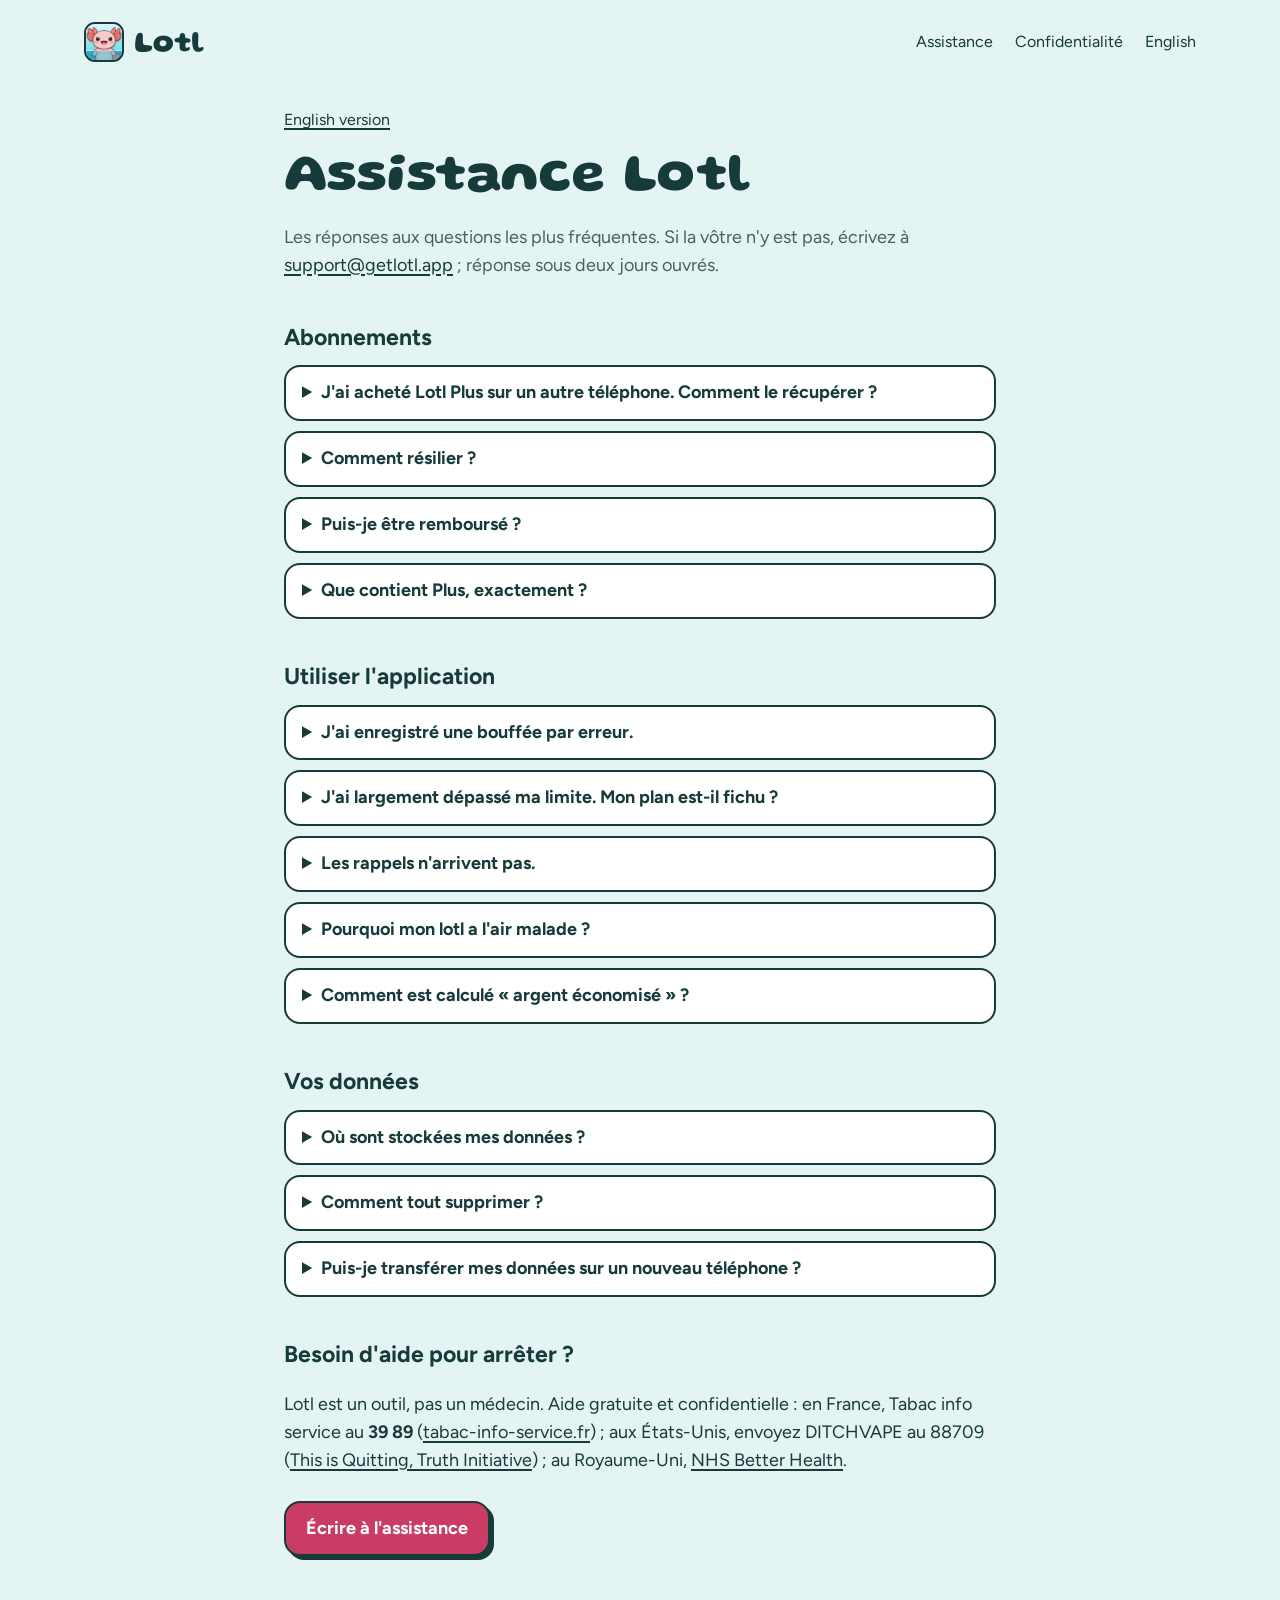
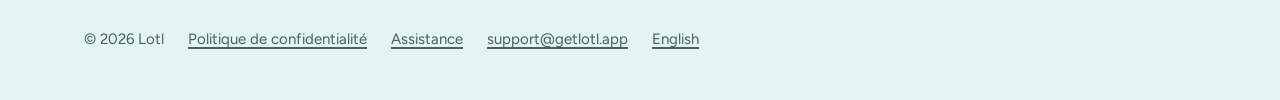
<file: fr/support.html>
<!doctype html>
<html lang="fr">
<head>
<meta charset="utf-8">
<meta name="viewport" content="width=device-width, initial-scale=1">
<title>Assistance Lotl</title>
<meta name="description" content="Aide Lotl : abonnements, restauration des achats, rappels, données.">
<link rel="icon" href="/favicon.png" type="image/png">
<link rel="apple-touch-icon" href="/apple-touch-icon.png">
<meta name="theme-color" content="#E3F4F2">
<link rel="stylesheet" href="/site.css">
</head>
<body>
<header class="top wrap"><a class="brand" href="/fr/" aria-label="Accueil Lotl"><img src="/icon-96.png" alt="" width="40" height="40"><span>Lotl</span></a><nav><a href="/fr/support">Assistance</a><a href="/fr/privacy" class="opt">Confidentialité</a><a href="/" lang="en" hreflang="en">English</a></nav></header>
<main class="doc wrap">
  <p class="lang"><a href="/support">English version</a></p>
  <h1>Assistance Lotl</h1>
  <p class="meta">Les réponses aux questions les plus fréquentes. Si la vôtre n'y est pas, écrivez à <a href="mailto:support@getlotl.app">support@getlotl.app</a> ; réponse sous deux jours ouvrés.</p>

  <h2>Abonnements</h2>
  <details><summary>J'ai acheté Lotl Plus sur un autre téléphone. Comment le récupérer ?</summary>
    <p>Ouvrez Lotl, allez dans Profil et touchez « Restaurer les achats ». Le téléphone doit être connecté au même identifiant Apple ou compte Google que celui de l'achat. Si rien n'apparaît, envoyez-nous l'identifiant aléatoire affiché dans Profil, « À propos ».</p></details>
  <details><summary>Comment résilier ?</summary>
    <p>Les abonnements sont gérés par Apple ou Google, pas par nous. iPhone : Réglages, votre nom, Abonnements, Lotl Plus, Annuler. Android : Play Store, votre profil, Paiements et abonnements, Abonnements, Lotl, Annuler. Résilier pendant l'essai gratuit signifie que vous n'êtes jamais prélevé. Vous gardez Plus jusqu'à la fin de la période payée.</p></details>
  <details><summary>Puis-je être remboursé ?</summary>
    <p>Les remboursements sont accordés par Apple ou Google. iPhone : <a href="https://reportaproblem.apple.com">reportaproblem.apple.com</a>. Android : depuis l'historique de commandes du Play Store. Nous ne pouvons pas rembourser directement car nous ne détenons jamais votre paiement.</p></details>
  <details><summary>Que contient Plus, exactement ?</summary>
    <p>La replanification automatique après un écart, les analyses de déclencheurs et d'heures de pointe, les rappels intelligents calés sur vos heures habituelles de vape, et tous les objets de la boutique. L'enregistrement, le plan, les envies accompagnées et la boutique de base sont gratuits et le restent.</p></details>

  <h2>Utiliser l'application</h2>
  <details><summary>J'ai enregistré une bouffée par erreur.</summary>
    <p>Touchez « Annuler la dernière bouffée » sous l'anneau de l'écran d'accueil. Pour les jours précédents, allez dans Progrès, « Modifier les jours », et corrigez le nombre.</p></details>
  <details><summary>J'ai largement dépassé ma limite. Mon plan est-il fichu ?</summary>
    <p>Non. Lotl compte l'écart du jour et continue avec la limite de demain. Si vous voulez que le plan se réajuste à partir d'aujourd'hui, ouvrez Profil, « Ajuster le plan ». Votre historique n'est jamais effacé.</p></details>
  <details><summary>Les rappels n'arrivent pas.</summary>
    <p>Vérifiez que les notifications sont autorisées pour Lotl dans les réglages du téléphone, qu'un mode Concentration ou Ne pas déranger ne les bloque pas, et que les rappels sont activés dans Profil, « Rappels ». Les rappels sont programmés sur le téléphone lui-même ; ils s'arrêtent aussi si l'application a été fermée de force sur certains Android à économie de batterie agressive.</p></details>
  <details><summary>Pourquoi mon lotl a l'air malade ?</summary>
    <p>L'animal suit la mare, et la mare suit vos enregistrements. Plusieurs jours de suite au-dessus de la limite rendent l'eau trouble et le lotl pâle. Une bonne journée commence à l'éclaircir, et une envie surmontée l'éclaircit plus vite.</p></details>
  <details><summary>Comment est calculé « argent économisé » ?</summary>
    <p>À partir de la dépense hebdomadaire saisie au départ, répartie par jour et comparée à ce que vous avez réellement enregistré. « Nicotine évitée » utilise une moyenne de 0,0035 ml de liquide par bouffée, qui est une estimation ; l'application le précise à côté du chiffre.</p></details>

  <h2>Vos données</h2>
  <details><summary>Où sont stockées mes données ?</summary>
    <p>Sur votre téléphone uniquement. Il n'y a ni compte ni serveur Lotl. Voir la <a href="/fr/privacy">politique de confidentialité</a> pour les deux services qui reçoivent des données anonymes (RevenueCat pour les achats, PostHog pour les statistiques d'usage).</p></details>
  <details><summary>Comment tout supprimer ?</summary>
    <p>Profil, « Recommencer » efface toutes les données dans l'application. Supprimer l'application fait la même chose. Écrivez-nous si vous voulez aussi faire supprimer les enregistrements anonymes chez RevenueCat ou PostHog.</p></details>
  <details><summary>Puis-je transférer mes données sur un nouveau téléphone ?</summary>
    <p>Pas encore. Votre abonnement Plus se restaure sur le nouveau téléphone, mais l'historique reste sur l'ancien. La synchronisation est prévue.</p></details>

  <h2>Besoin d'aide pour arrêter ?</h2>
  <p>Lotl est un outil, pas un médecin. Aide gratuite et confidentielle : en France, Tabac info service au <strong>39 89</strong> (<a href="https://www.tabac-info-service.fr/">tabac-info-service.fr</a>) ; aux États-Unis, envoyez DITCHVAPE au 88709 (<a href="https://truthinitiative.org/research-resources/quitting-smoking-vaping/new-study-quit-vaping-program-quitting-also-helps">This is Quitting, Truth Initiative</a>) ; au Royaume-Uni, <a href="https://www.nhs.uk/better-health/quit-smoking/">NHS Better Health</a>.</p>

  <a class="btn" href="mailto:support@getlotl.app">Écrire à l'assistance</a>
</main>
<footer class="foot wrap"><span>© 2026 Lotl</span><a href="/fr/privacy">Politique de confidentialité</a><a href="/fr/support">Assistance</a><a href="mailto:support@getlotl.app">support@getlotl.app</a><a href="/">English</a></footer>
</body>
</html>
</file>
<file: site.css>
/* Lotl site. Fonts are self-hosted (SIL Open Font License): Gluten for display, Figtree for text. */
@font-face { font-family: "Gluten"; font-weight: 700; font-display: swap; src: url(/gluten-latin-700-normal.woff2) format("woff2"); }
@font-face { font-family: "Figtree"; font-weight: 400; font-display: swap; src: url(/figtree-latin-400-normal.woff2) format("woff2"); }
@font-face { font-family: "Figtree"; font-weight: 700; font-display: swap; src: url(/figtree-latin-700-normal.woff2) format("woff2"); }

:root {
  color-scheme: light;
  --ink: #173A3A;        /* deep pond, all text and outlines */
  --ink-soft: #476260;
  --coral: #C93D64;      /* the gills, the one action colour */
  --coral-press: #B1325A;
  --teal: #2E8C8A;       /* focus and links on dark */
  --paper: #FFFFFF;
  --page: #E3F4F2;       /* clear water; the home page murks this as the pond does */
  --line: rgba(23, 58, 58, 0.16);
  --display: "Gluten", "Figtree", ui-rounded, system-ui, sans-serif;
  --text: "Figtree", system-ui, -apple-system, "Segoe UI", sans-serif;
}

* { box-sizing: border-box; }
html { -webkit-text-size-adjust: 100%; }
body {
  margin: 0; background: var(--page); color: var(--ink);
  font: 18px/1.55 var(--text);
  transition: background-color 600ms ease;
}
img { max-width: 100%; height: auto; display: block; }
a { color: var(--ink); text-decoration-thickness: 2px; text-underline-offset: 3px; }
a:hover { color: var(--coral); }
:focus-visible { outline: 3px solid var(--teal); outline-offset: 3px; border-radius: 6px; }
.sr { position: absolute; width: 1px; height: 1px; overflow: hidden; clip: rect(0 0 0 0); white-space: nowrap; }
.wrap { max-width: 1160px; margin: 0 auto; padding: 0 24px; }

/* Header and footer, shared by every page */
.top { display: flex; align-items: center; justify-content: space-between; gap: 16px; padding-top: 22px; padding-bottom: 22px; }
.brand { display: inline-flex; align-items: center; gap: 10px; text-decoration: none; }
.brand img { width: 40px; height: 40px; border-radius: 11px; border: 2px solid var(--ink); }
.brand span { font: 700 30px/1 var(--display); padding-top: 6px; }
.top nav { display: flex; gap: 22px; font-size: 16px; }
.top nav a { text-decoration: none; }
.top nav a:hover { text-decoration: underline; }
.foot { display: flex; flex-wrap: wrap; gap: 10px 24px; padding-top: 32px; padding-bottom: 48px; font-size: 15px; color: var(--ink-soft); }
.foot a { color: var(--ink-soft); }

/* Sticker objects: the outline and offset shadow echo the art's thick ink lines */
.sticker { border: 3px solid var(--ink); border-radius: 28px; box-shadow: 8px 8px 0 var(--ink); overflow: hidden; background: var(--paper); }

/* Home: hero */
.hero { display: grid; grid-template-columns: 1fr 1fr; gap: 56px; align-items: center; padding-top: 24px; padding-bottom: 72px; }
.hero h1 { font: 700 clamp(44px, 5.3vw, 68px)/1.0 var(--display); letter-spacing: -0.01em; margin: 0 0 22px; }
.lede { font-size: 20px; max-width: 34ch; margin: 0 0 28px; }
.note { font-size: 15px; color: var(--ink-soft); margin: 12px 0 0; max-width: 40ch; }

.signup { display: flex; flex-wrap: wrap; gap: 12px; max-width: 470px; }
.signup input {
  flex: 1 1 220px; min-width: 0; padding: 14px 18px; font: 18px var(--text); color: var(--ink);
  background: var(--paper); border: 2.5px solid var(--ink); border-radius: 16px;
}
.signup input::placeholder { color: #7C908E; }
.signup button {
  padding: 14px 22px; font: 700 18px var(--text); color: #fff; background: var(--coral);
  border: 2.5px solid var(--ink); border-radius: 16px; box-shadow: 4px 4px 0 var(--ink); cursor: pointer;
  transition: transform 80ms ease, box-shadow 80ms ease, background-color 120ms ease;
}
.signup button:hover { background: var(--coral-press); }
.signup button:active { transform: translate(3px, 3px); box-shadow: 1px 1px 0 var(--ink); }

/* Home: the pond demo */
.pond { position: relative; aspect-ratio: 1080 / 870; background: #9fd9ee; }
.pond img { position: absolute; inset: 0; width: 100%; height: 100%; object-fit: cover; opacity: 0; transition: opacity 380ms ease; }
.pond img.on { opacity: 1; }
.dial { margin-top: 26px; }
.dial label { display: block; font-weight: 700; font-size: 17px; margin-bottom: 10px; }
.dial input[type=range] {
  -webkit-appearance: none; appearance: none; width: 100%; height: 14px; margin: 8px 0; border-radius: 99px;
  border: 2.5px solid var(--ink); cursor: pointer;
  background: linear-gradient(90deg, #7FD3D6 0%, #8FCFC4 20%, #A9C9AE 40%, #9DB36F 60%, #8C9A5B 80%, #8A8E79 100%);
}
.dial input[type=range]::-webkit-slider-thumb { -webkit-appearance: none; width: 34px; height: 34px; border-radius: 50%; background: var(--paper); border: 3px solid var(--ink); box-shadow: 3px 3px 0 var(--ink); }
.dial input[type=range]::-moz-range-thumb { width: 28px; height: 28px; border-radius: 50%; background: var(--paper); border: 3px solid var(--ink); box-shadow: 3px 3px 0 var(--ink); }
.stages { display: grid; grid-template-columns: repeat(6, 1fr); margin: 6px 0 0; padding: 0; list-style: none; }
.stages button {
  width: 100%; padding: 6px 2px; background: none; border: 0; font: 15px var(--text); color: var(--ink-soft); cursor: pointer; text-align: center;
}
.stages li:first-child button { text-align: left; }
.stages li:last-child button { text-align: right; }
.stages button[aria-pressed=true] { color: var(--ink); font-weight: 700; }
.caption { min-height: 3.2em; margin: 12px 0 0; font-size: 18px; }
.caption b { font-weight: 700; }
html:not(.js) .dial { display: none; }

/* Home: what you do each day */
.day { padding-top: 24px; padding-bottom: 80px; }
.day h2, .safe h2, .cta h2 { font: 700 clamp(34px, 4vw, 46px)/1.05 var(--display); margin: 0 0 28px; }
.day ul { display: grid; grid-template-columns: repeat(3, 1fr); gap: 40px; margin: 0; padding: 28px 0 0; list-style: none; border-top: 3px solid var(--ink); }
.day h3 { font-size: 21px; margin: 0 0 8px; }
.day p { margin: 0; max-width: 32ch; }
.day .source { font-size: 14px; color: var(--ink-soft); margin: 36px 0 0; max-width: none; }

/* Home: nobody dies */
.safe { display: grid; grid-template-columns: 4fr 6fr; gap: 64px; align-items: center; padding-top: 16px; padding-bottom: 96px; }
.safe .sticker { max-width: 380px; }
.safe p { max-width: 46ch; margin: 0 0 14px; font-size: 19px; }

/* Home: closing call to action on deep water */
.cta { background: var(--ink); color: #fff; }
.cta .wrap { display: grid; grid-template-columns: 1fr 280px; gap: 48px; align-items: center; padding-top: 72px; padding-bottom: 80px; }
.cta .sticker { border-color: #fff; box-shadow: 8px 8px 0 var(--teal); transform: rotate(2deg); }
.cta h2 { color: #fff; max-width: 16ch; }
.cta .note { color: #BFD3D1; }
.cta :focus-visible { outline-color: #8FE0DD; }

/* Legal and support pages */
.doc { max-width: 760px; padding-top: 24px; padding-bottom: 40px; }
.doc h1 { font: 700 clamp(38px, 5vw, 54px)/1.02 var(--display); margin: 0 0 10px; }
.doc h2 { font-size: 23px; margin: 40px 0 10px; }
.doc .meta, .doc .lang { color: var(--ink-soft); }
.doc .lang { font-size: 16px; margin: 0 0 18px; }
.doc table { border-collapse: collapse; width: 100%; font-size: 16px; background: var(--paper); border: 2.5px solid var(--ink); border-radius: 16px; overflow: hidden; display: block; overflow-x: auto; }
.doc td, .doc th { text-align: left; vertical-align: top; padding: 10px 12px; border-bottom: 1px solid var(--line); }
.doc th { font-weight: 700; }
.doc details { background: var(--paper); border: 2.5px solid var(--ink); border-radius: 16px; padding: 12px 16px; margin: 10px 0; }
.doc summary { font-weight: 700; cursor: pointer; }
.doc details p { margin: 10px 0 2px; }

@media (max-width: 900px) {
  .hero { grid-template-columns: 1fr; gap: 28px; padding-bottom: 56px; }
  .hero .copy { display: contents; }
  .hero h1 { order: 1; margin-bottom: 0; }
  .hero .demo { order: 2; }
  .hero .after { order: 3; }
  .day ul { grid-template-columns: 1fr; gap: 26px; }
  .safe { grid-template-columns: 1fr; gap: 32px; padding-bottom: 72px; }
  .safe .sticker { max-width: 300px; }
  .cta .wrap { grid-template-columns: 1fr; gap: 36px; }
  .cta .sticker { max-width: 220px; order: -1; }
}
@media (max-width: 520px) {
  body { font-size: 17px; }
  .wrap { padding-left: 18px; padding-right: 18px; }
  .stages { display: none; }
  .top { padding-top: 16px; padding-bottom: 16px; }
  .top nav .opt { display: none; }
  .top nav { gap: 14px; font-size: 15px; }
  .brand span { font-size: 26px; }
  .sticker { border-radius: 22px; box-shadow: 6px 6px 0 var(--ink); }
  .lede { font-size: 18px; }
}
@media (prefers-reduced-motion: reduce) {
  body, .pond img, .signup button { transition: none; }
}
.doc .btn { display: inline-block; margin-top: 8px; padding: 12px 20px; color: #fff; background: var(--coral); border: 2.5px solid var(--ink); border-radius: 16px; box-shadow: 4px 4px 0 var(--ink); font-weight: 700; text-decoration: none; }
.doc .btn:hover { background: var(--coral-press); color: #fff; }
</file>
